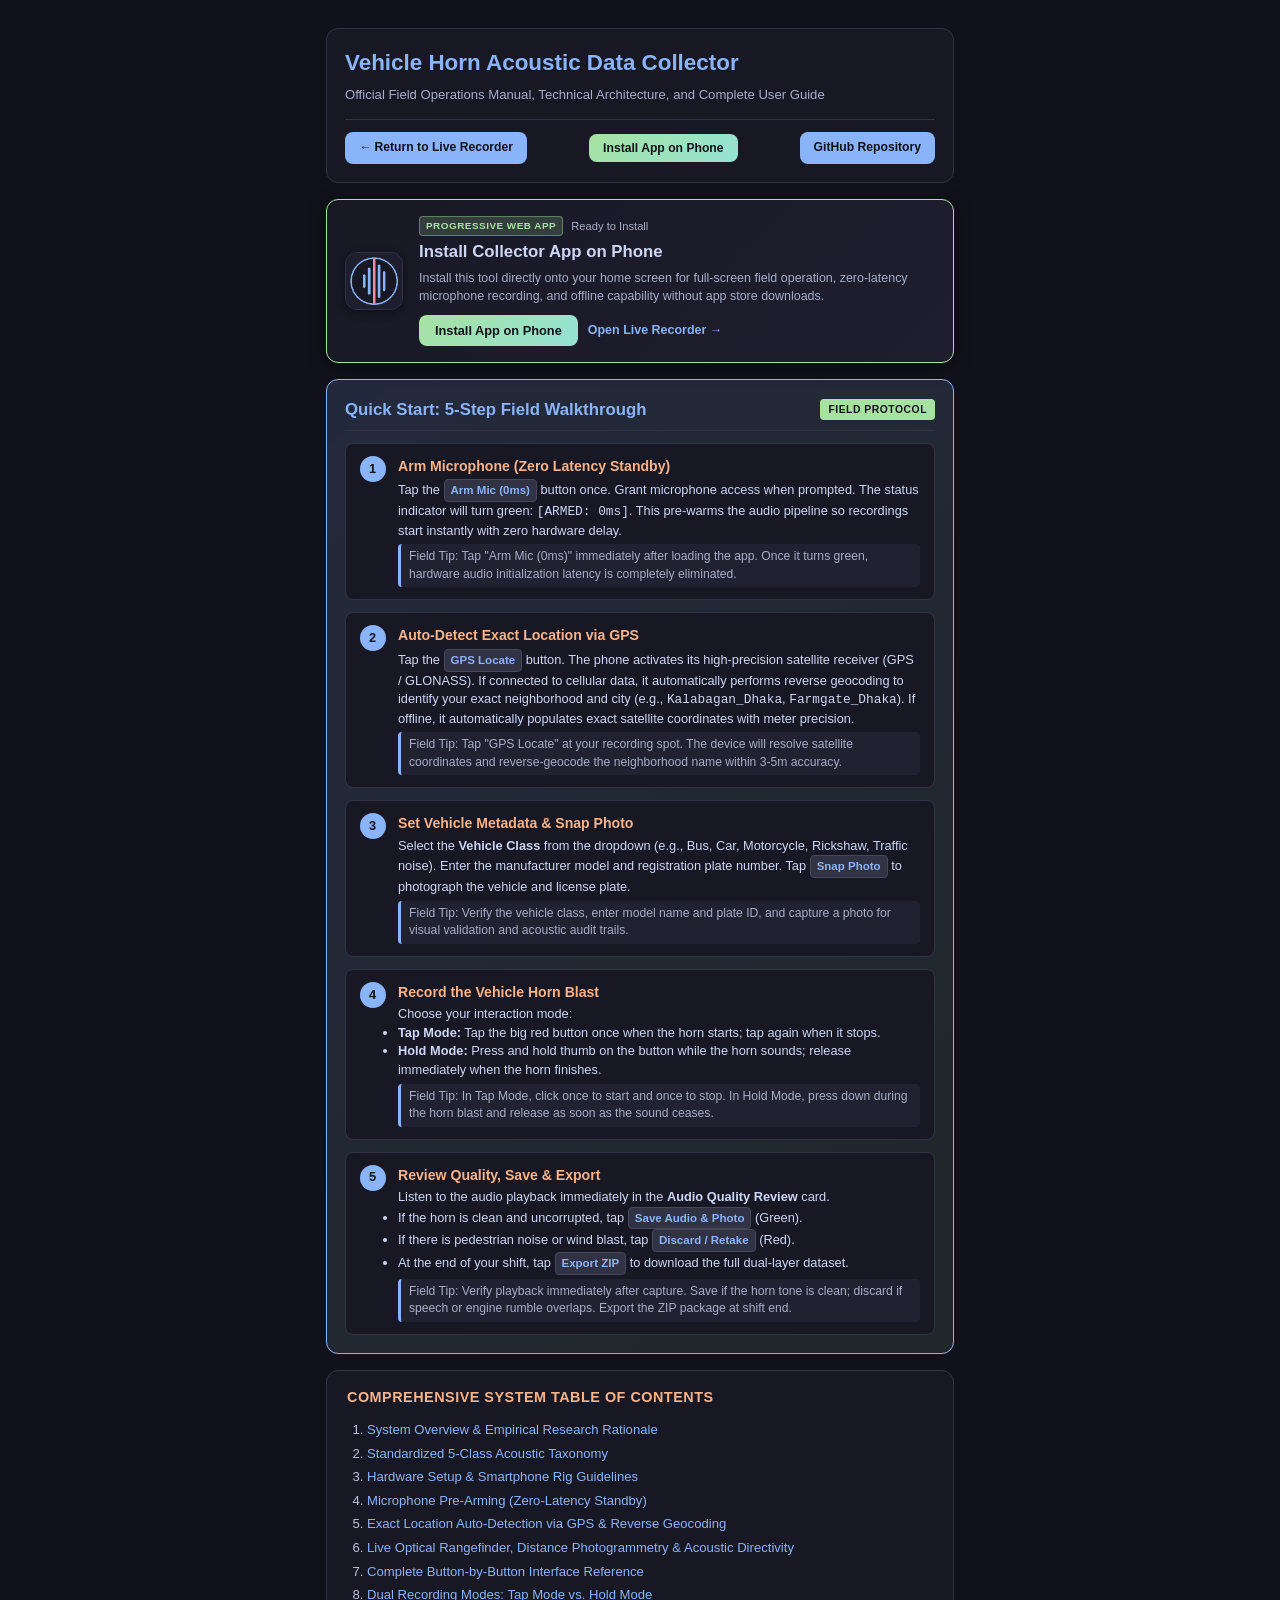
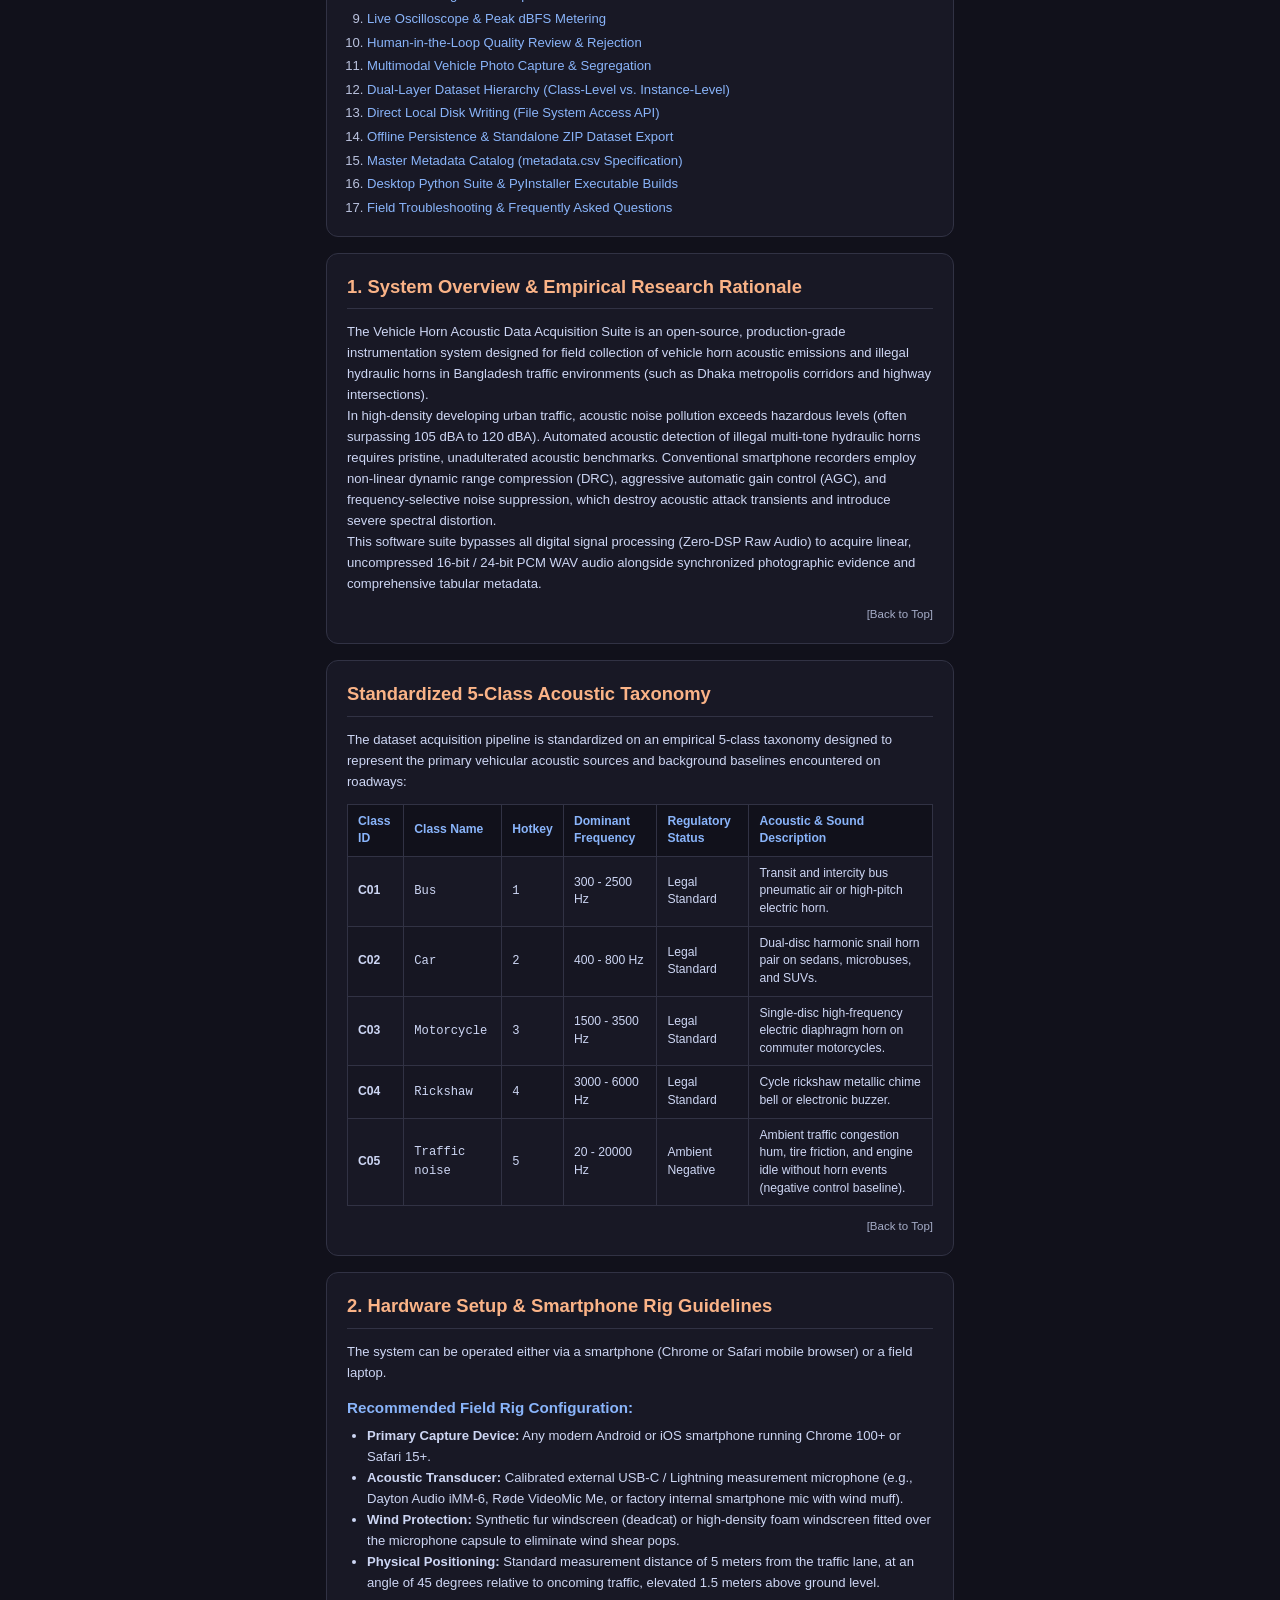
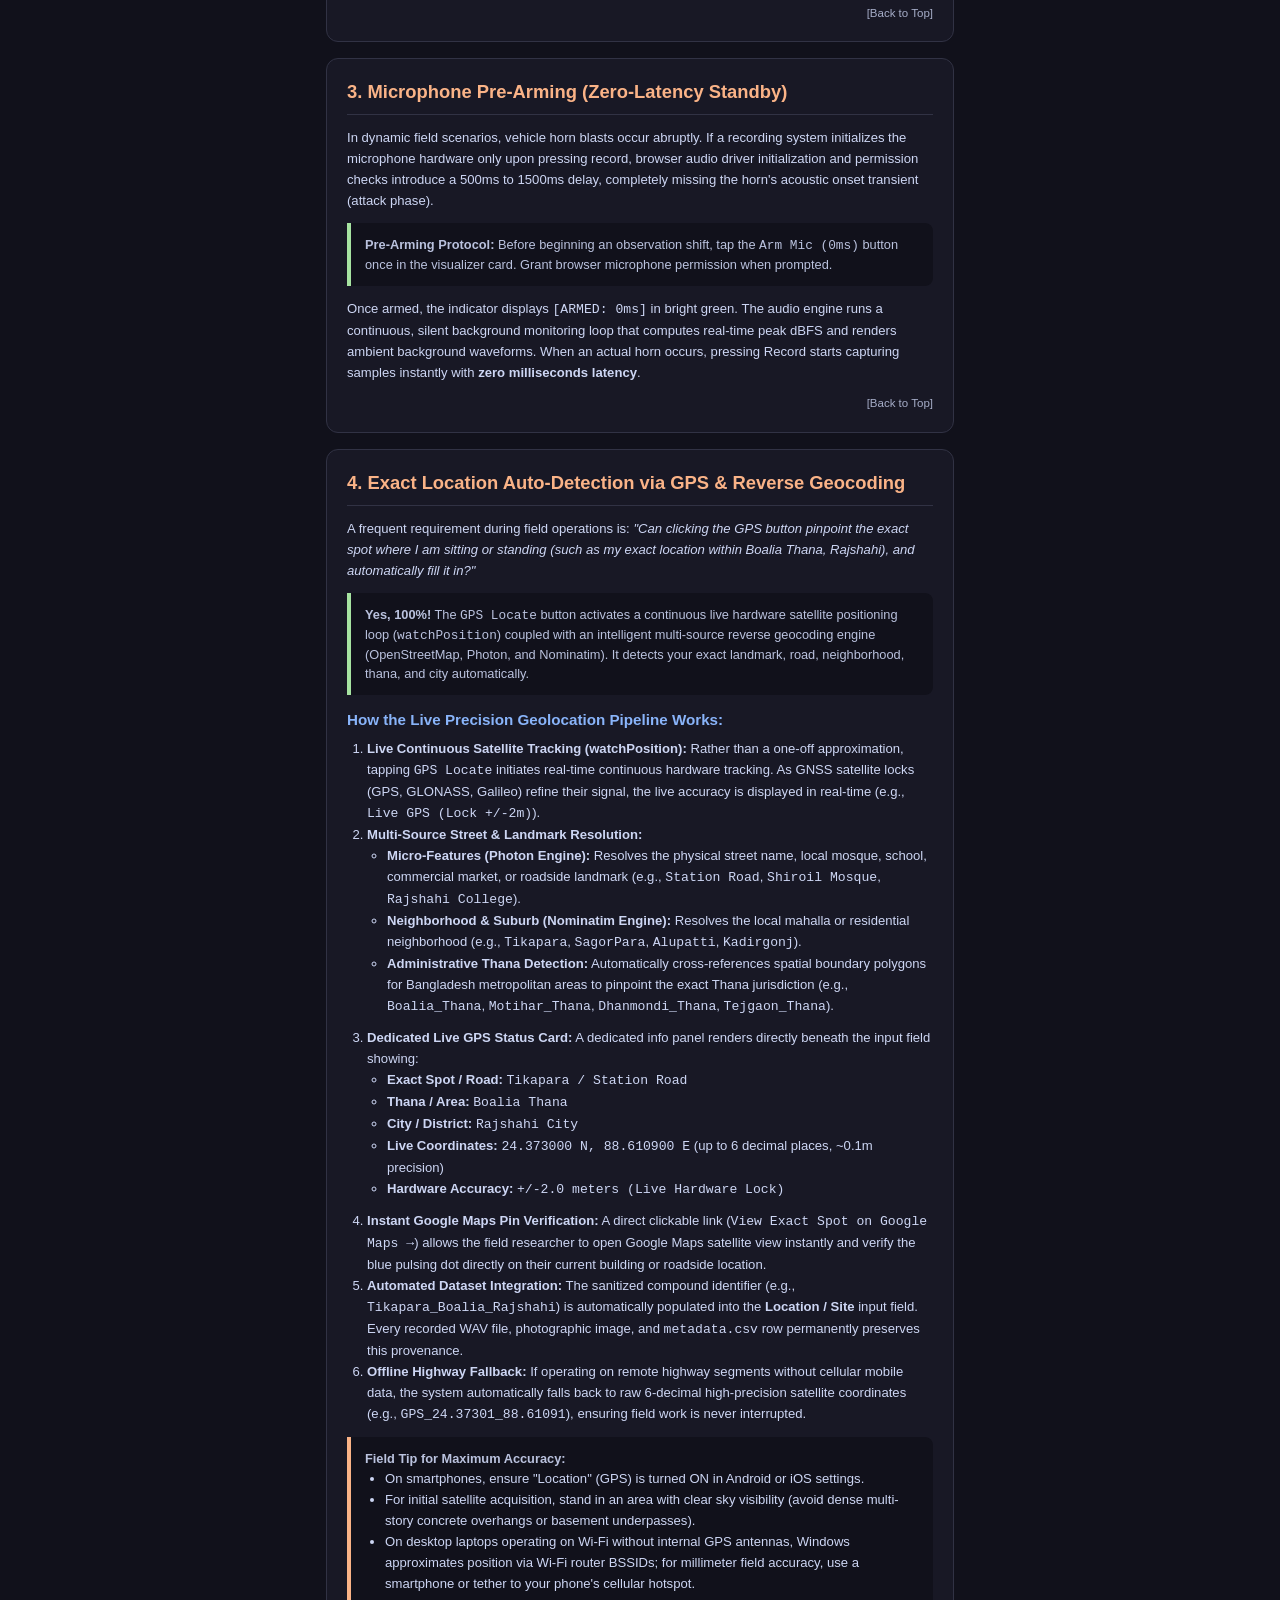
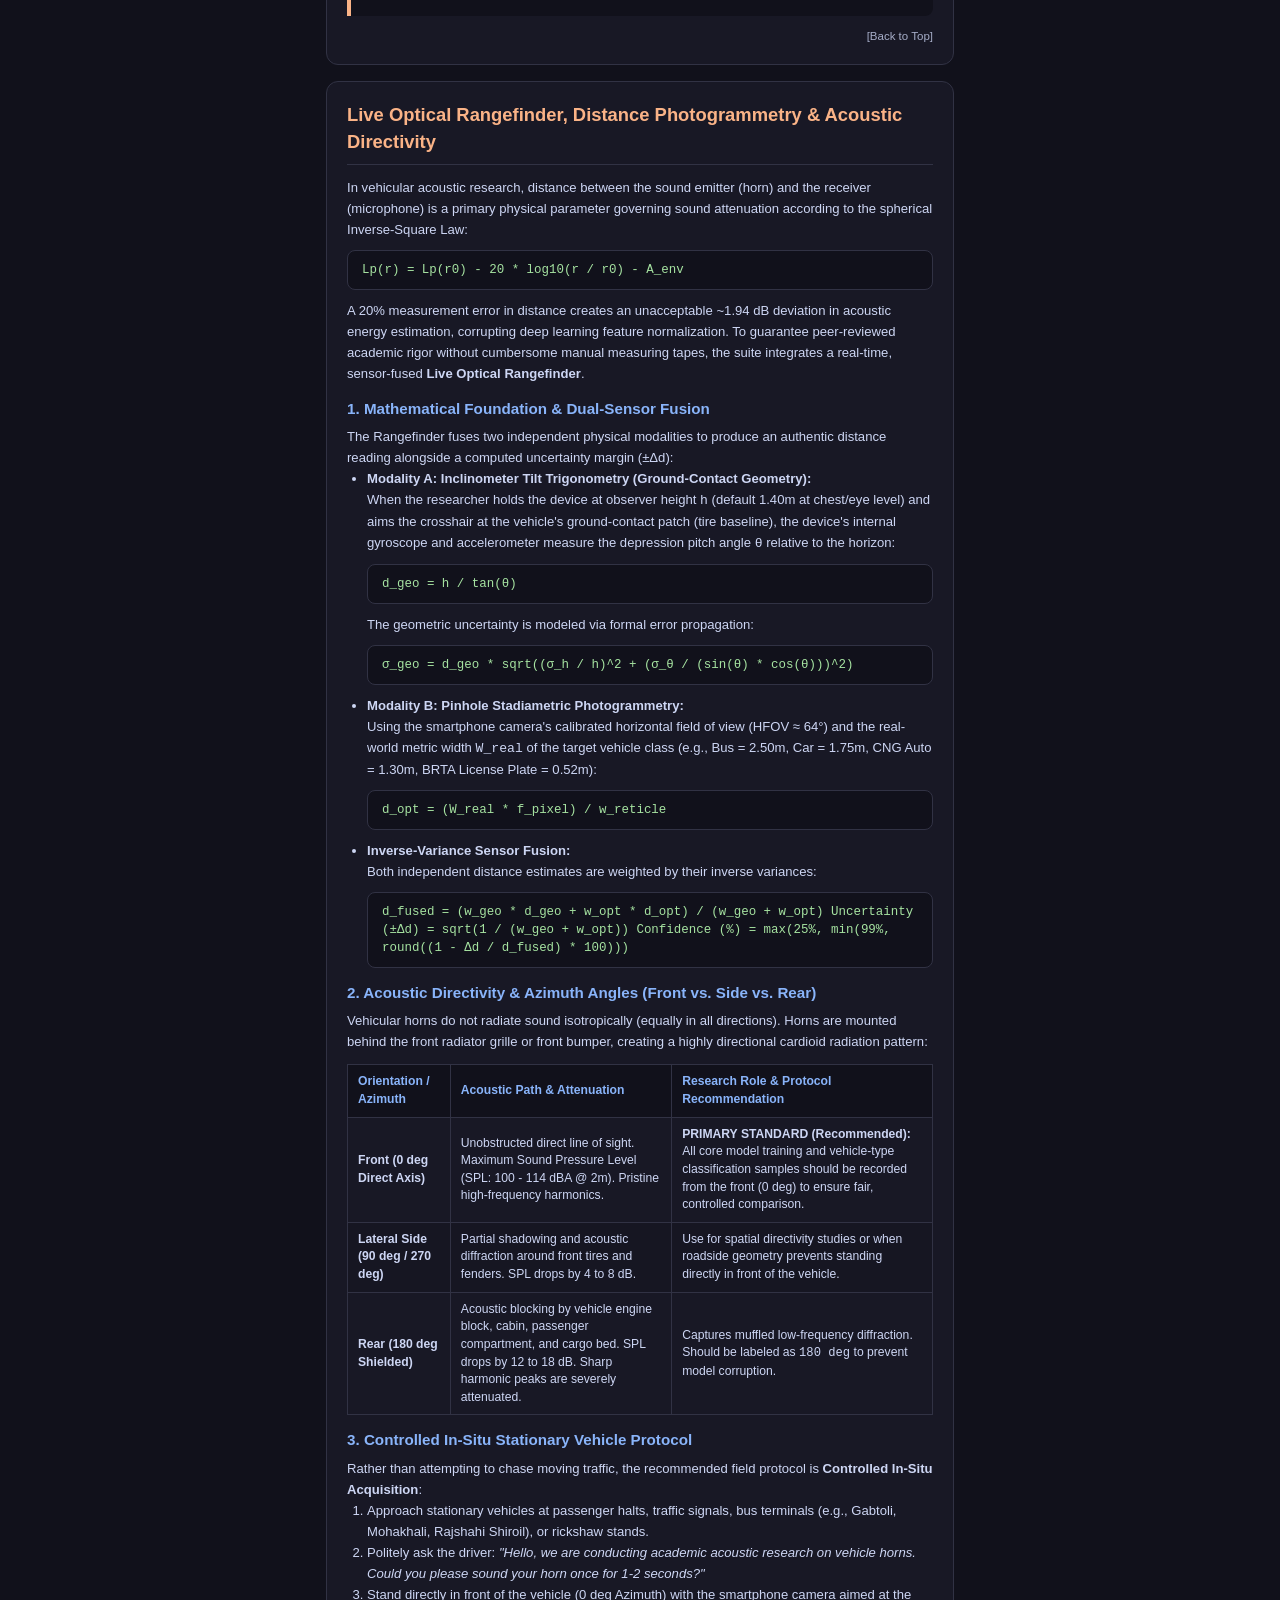
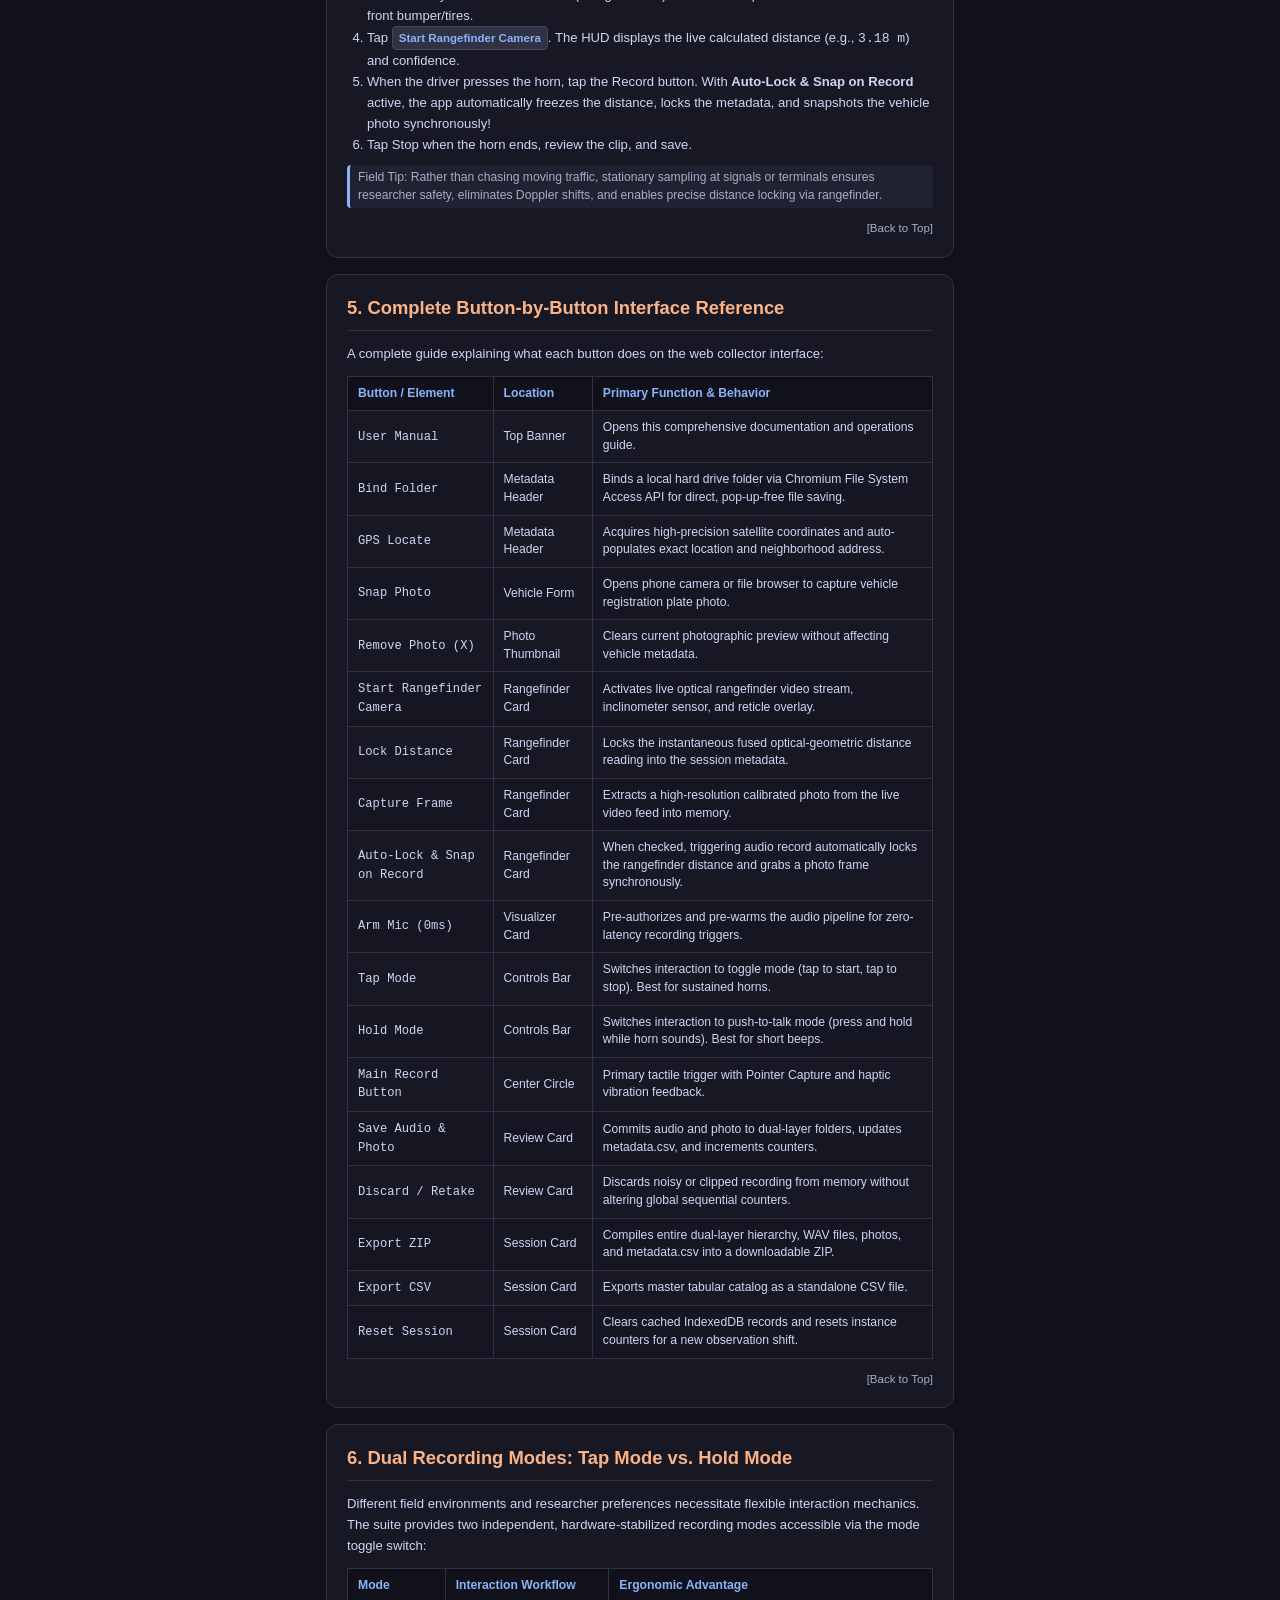
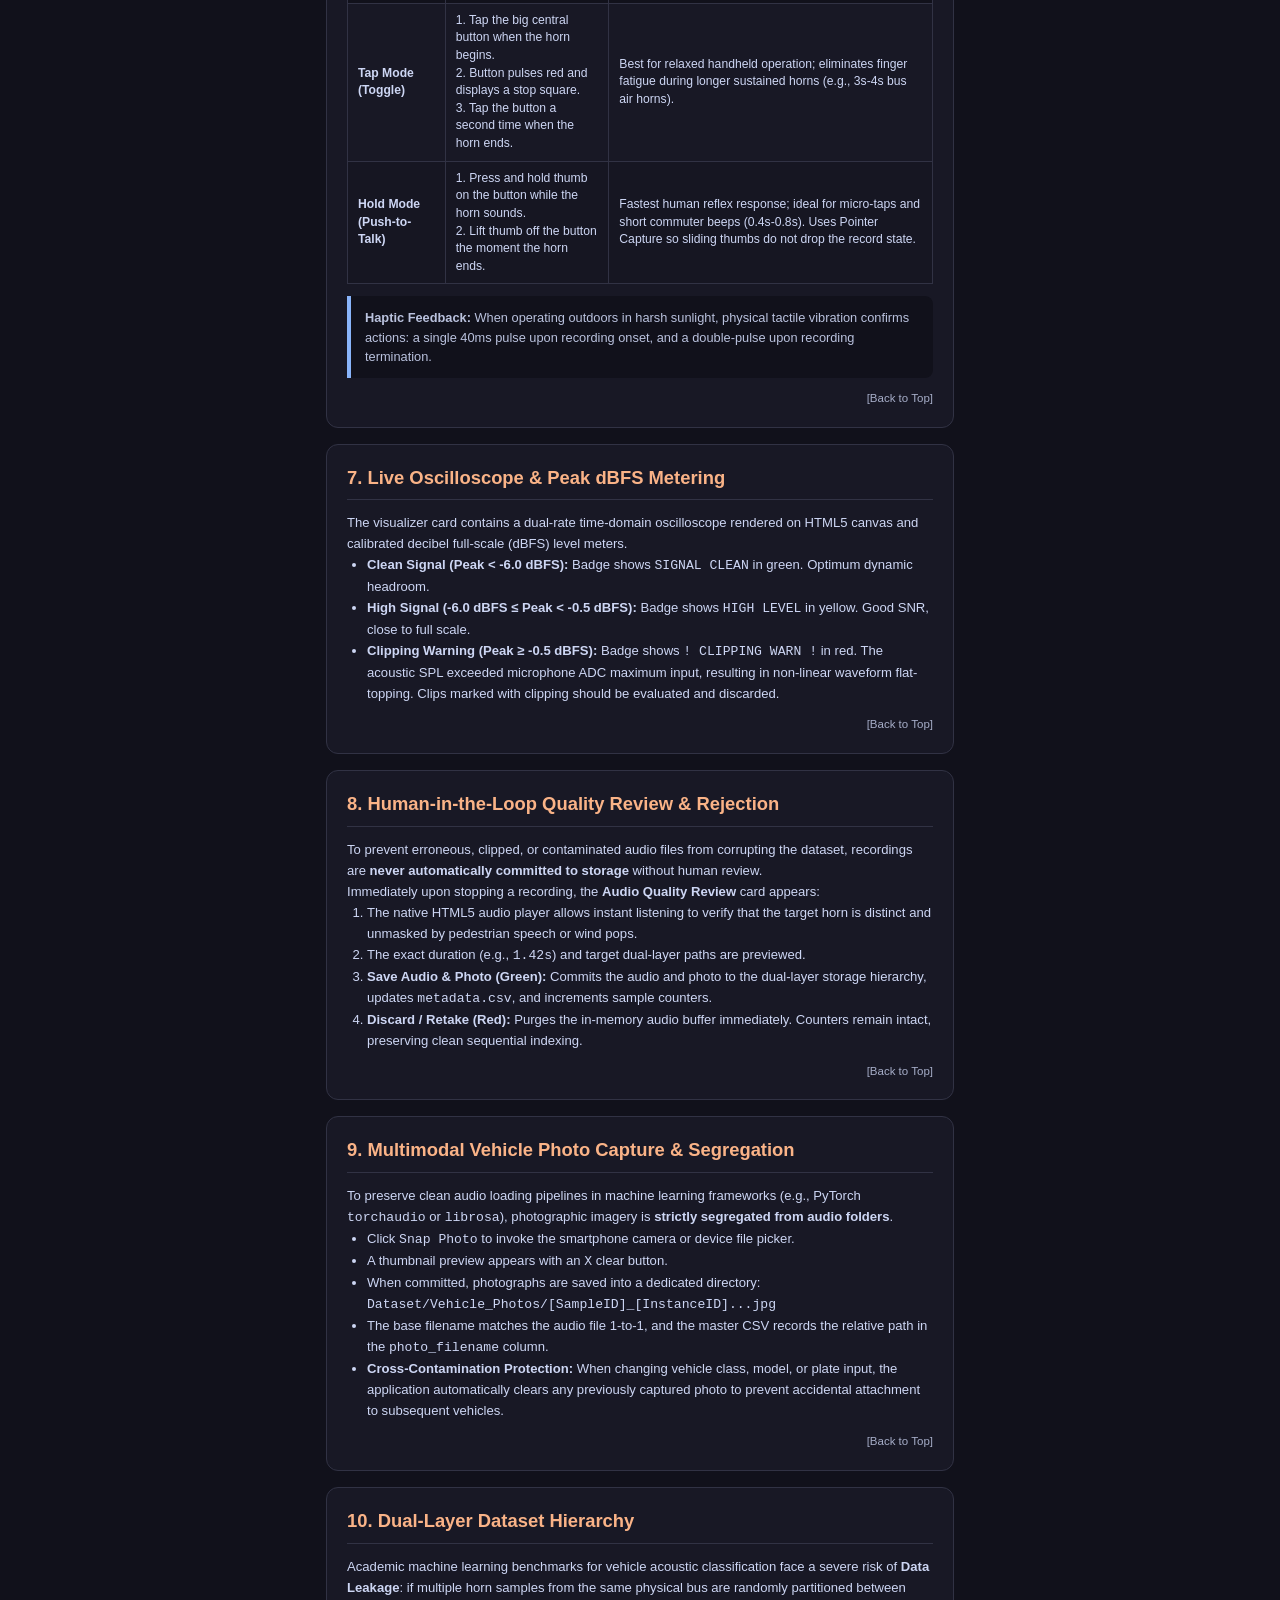
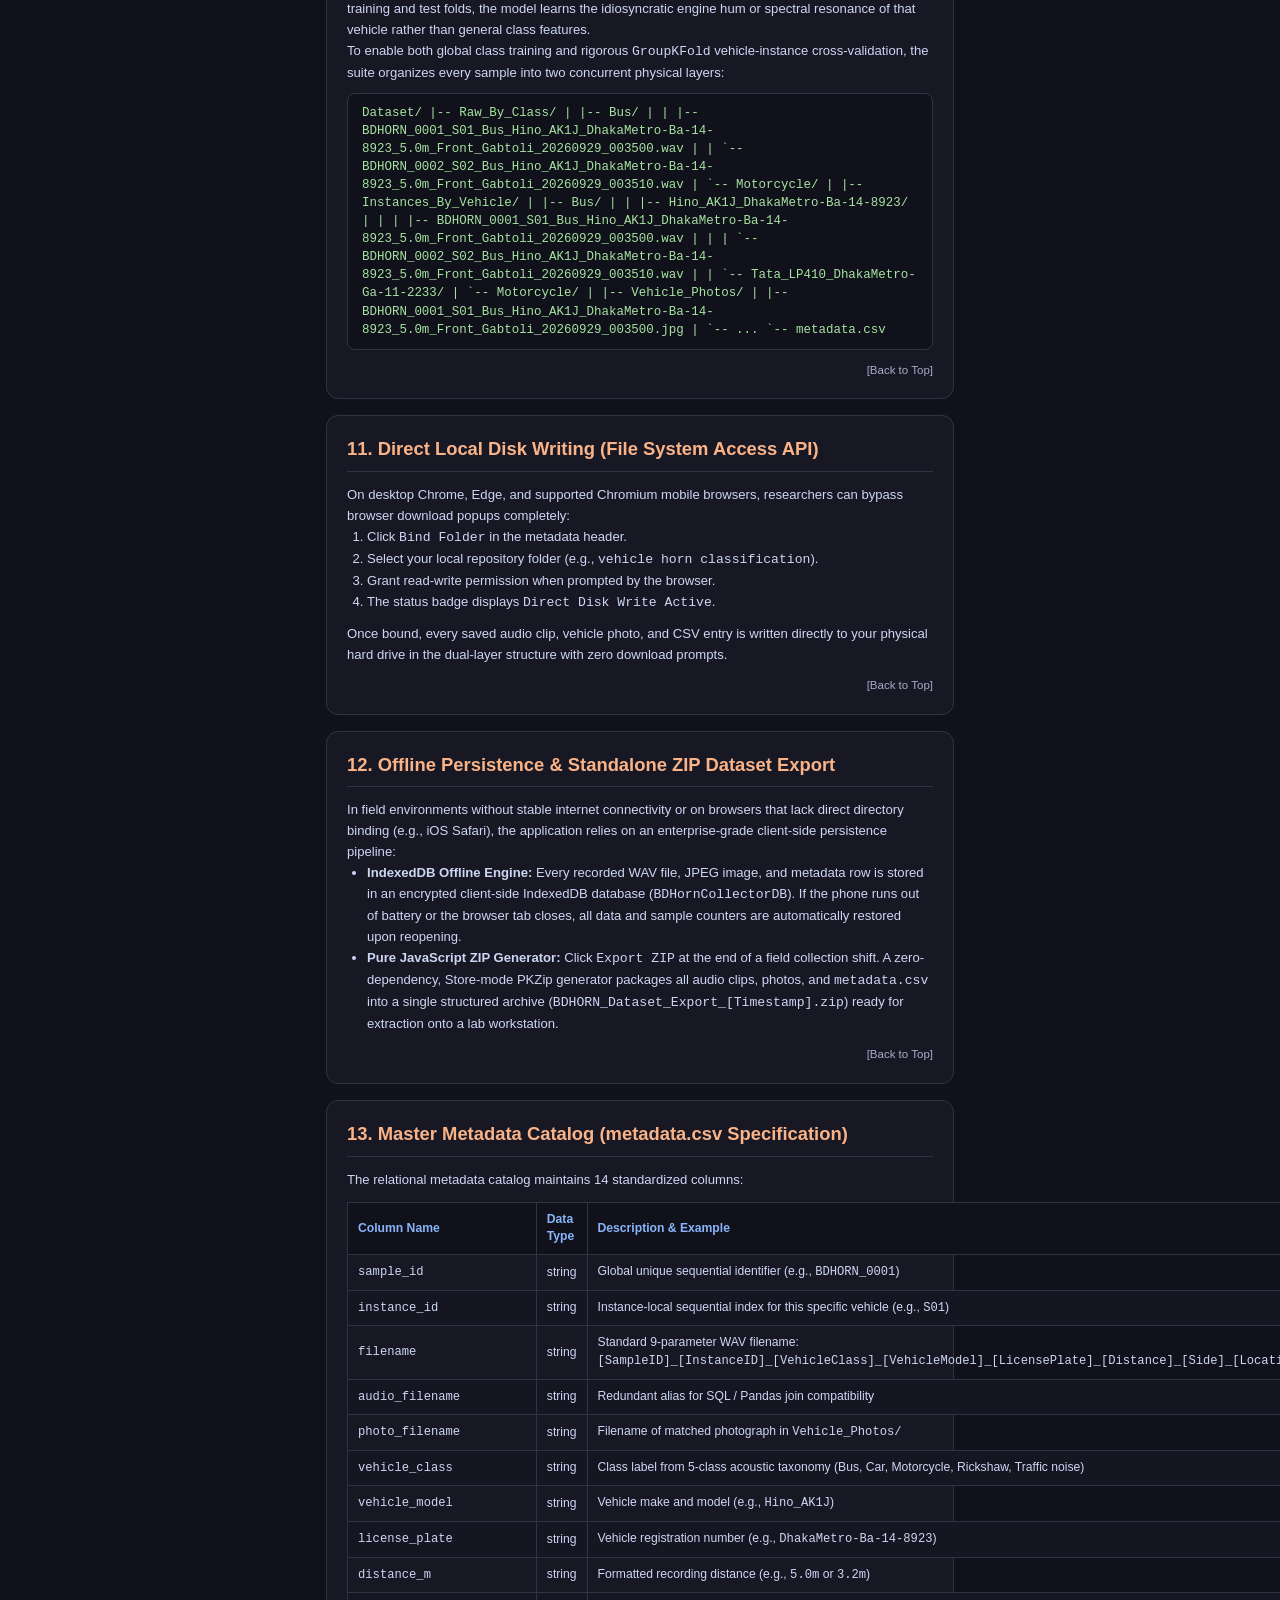
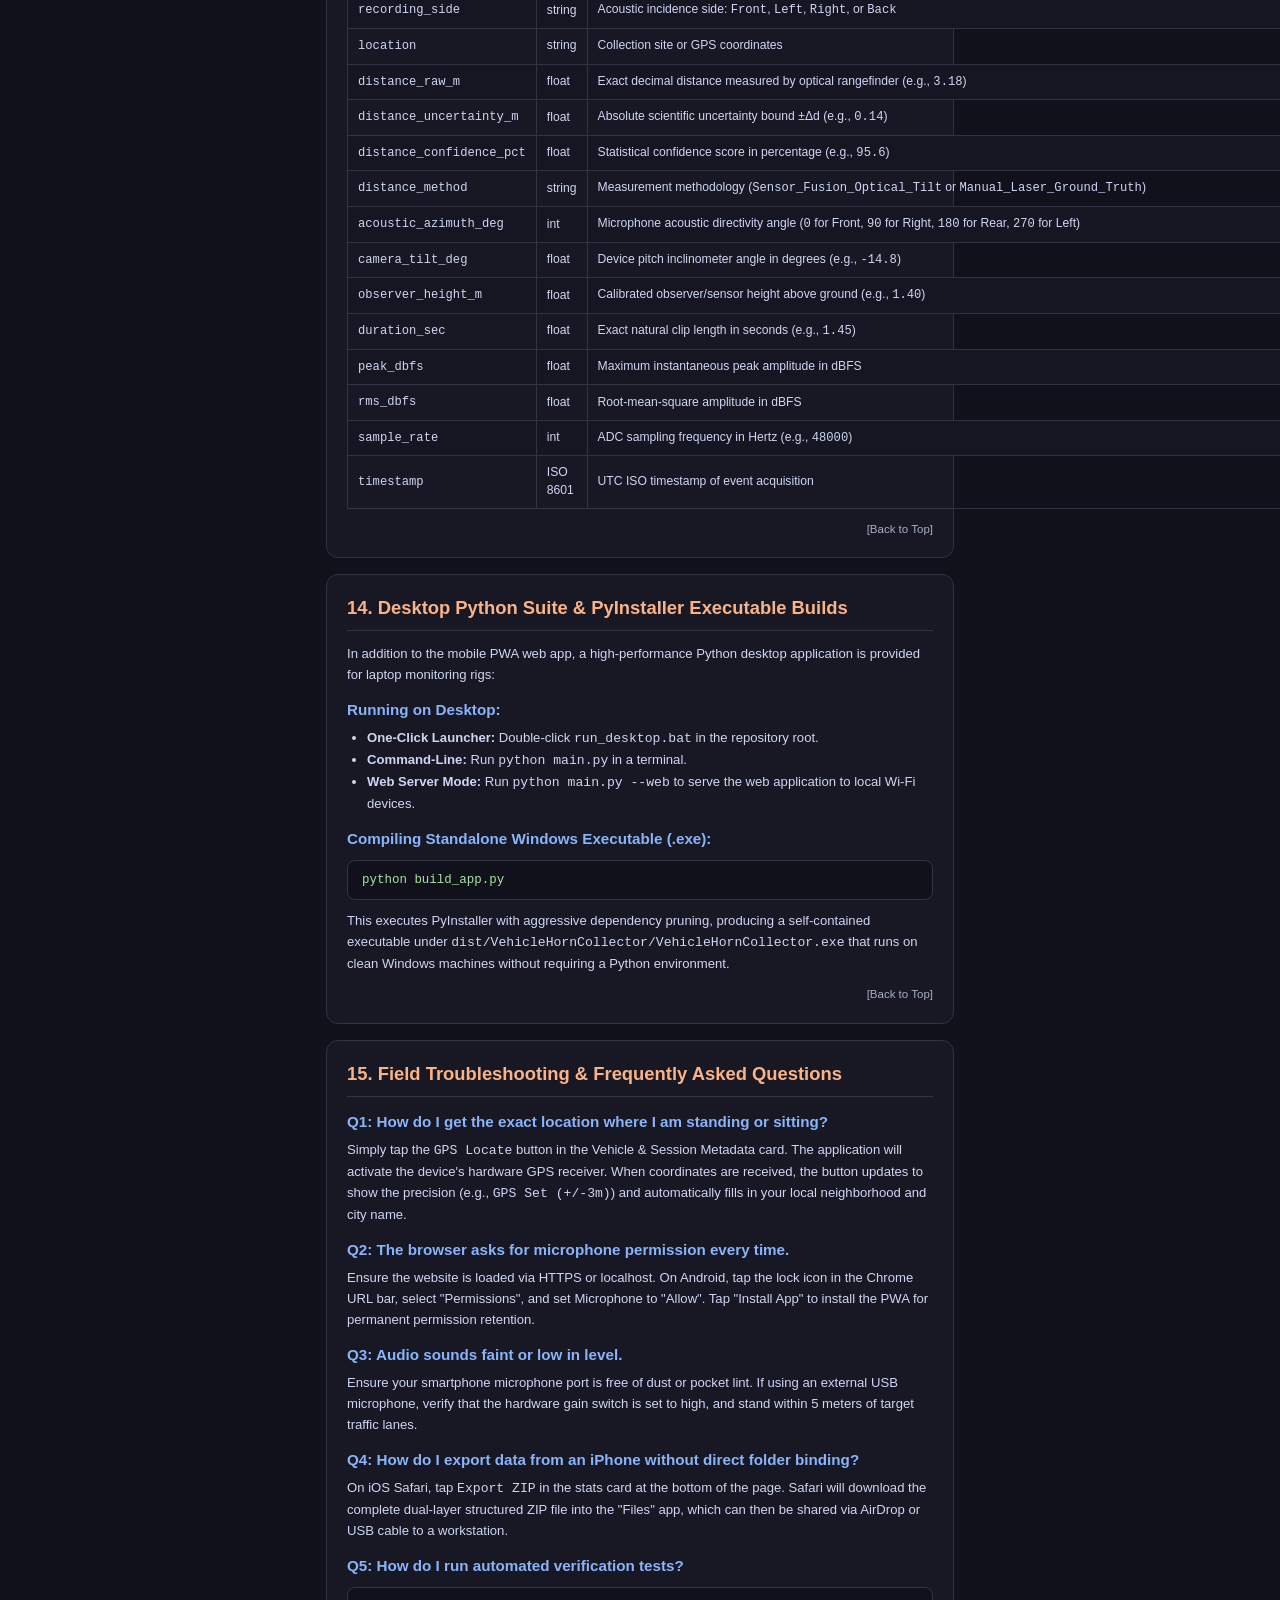
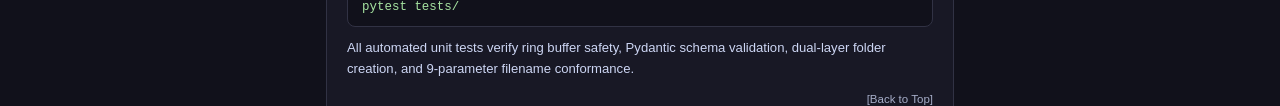
<file: docs.html>
<!DOCTYPE html>
<html lang="en">
<head>
  <meta charset="UTF-8">
  <meta name="viewport" content="width=device-width, initial-scale=1.0, maximum-scale=1.0, user-scalable=no">
  <title>User Manual & Field Operations Guide - Vehicle Horn Acoustic Suite</title>
  <link rel="stylesheet" href="style.css">
  <link rel="manifest" href="manifest.json">
  <link rel="apple-touch-icon" href="icon-192.png">
  <meta name="mobile-web-app-capable" content="yes">
  <meta name="apple-mobile-web-app-capable" content="yes">
  <meta name="apple-mobile-web-app-status-bar-style" content="black-translucent">
  <meta name="apple-mobile-web-app-title" content="HornCollector">
  <meta name="theme-color" content="#1e1e2e">
  <style>
    .docs-container {
      max-width: 860px;
      margin: 0 auto;
      padding: 16px 12px;
      display: flex;
      flex-direction: column;
      gap: 16px;
    }
    .docs-header {
      background: #181825;
      padding: 18px;
      border-radius: 12px;
      border: 1px solid #313244;
    }
    .docs-header h1 {
      font-size: 1.4rem;
      color: #89b4fa;
      font-weight: 800;
      margin-bottom: 6px;
    }
    .docs-header p {
      font-size: 0.82rem;
      color: #a6adc8;
      line-height: 1.5;
    }
    .nav-bar {
      display: flex;
      justify-content: space-between;
      align-items: center;
      margin-top: 14px;
      padding-top: 12px;
      border-top: 1px solid #313244;
      flex-wrap: wrap;
      gap: 8px;
    }
    .nav-btn-link {
      background: #89b4fa;
      color: #11111b;
      text-decoration: none;
      font-size: 0.76rem;
      font-weight: 700;
      padding: 7px 14px;
      border-radius: 8px;
      display: inline-block;
      transition: filter 0.15s;
    }
    .nav-btn-link:hover { filter: brightness(1.1); }
    .nav-btn-install {
      background: linear-gradient(135deg, #a6e3a1 0%, #94e2d5 100%);
      color: #11111b;
      border: none;
      font-size: 0.76rem;
      font-weight: 700;
      padding: 7px 14px;
      border-radius: 8px;
      cursor: pointer;
      display: inline-flex;
      align-items: center;
      gap: 6px;
      transition: transform 0.12s ease, filter 0.15s ease;
    }
    .nav-btn-install:hover { filter: brightness(1.08); transform: translateY(-1px); }
    .nav-btn-install:active { transform: scale(0.97); }
    .nav-btn-install:disabled { opacity: 0.6; cursor: default; transform: none; }
    .doc-install-card {
      background: linear-gradient(135deg, #181825 0%, #1e1e2e 100%);
      border: 1.5px solid #a6e3a1;
      border-radius: 12px;
      padding: 16px 18px;
      box-shadow: 0 4px 18px rgba(0, 0, 0, 0.35);
    }
    .doc-install-body {
      display: flex;
      align-items: center;
      gap: 16px;
    }
    .doc-install-icon {
      width: 58px;
      height: 58px;
      border-radius: 12px;
      border: 1px solid #313244;
      box-shadow: 0 2px 8px rgba(0, 0, 0, 0.4);
      flex-shrink: 0;
    }
    .doc-install-info {
      flex: 1;
      min-width: 0;
    }
    .doc-install-meta {
      display: flex;
      align-items: center;
      gap: 8px;
      margin-bottom: 4px;
    }
    .doc-install-badge {
      background: rgba(166, 227, 161, 0.18);
      color: #a6e3a1;
      border: 1px solid rgba(166, 227, 161, 0.4);
      font-size: 0.62rem;
      font-weight: 800;
      padding: 2px 6px;
      border-radius: 4px;
      letter-spacing: 0.5px;
    }
    .doc-install-status {
      font-size: 0.70rem;
      color: #a6adc8;
    }
    .doc-install-heading {
      font-size: 1.05rem;
      font-weight: 800;
      color: #cdd6f4;
      margin: 0 0 4px 0;
    }
    .doc-install-desc {
      font-size: 0.78rem;
      color: #a6adc8;
      line-height: 1.45;
      margin: 0 0 10px 0;
    }
    .doc-install-actions {
      display: flex;
      align-items: center;
      gap: 10px;
      flex-wrap: wrap;
    }
    .install-action-btn {
      background: linear-gradient(135deg, #a6e3a1 0%, #94e2d5 100%);
      color: #11111b;
      border: none;
      font-size: 0.80rem;
      font-weight: 800;
      padding: 8px 16px;
      border-radius: 8px;
      cursor: pointer;
      transition: transform 0.12s ease, filter 0.15s ease;
    }
    .install-action-btn:hover { filter: brightness(1.08); transform: translateY(-1px); }
    .install-action-btn:active { transform: scale(0.97); }
    .install-action-btn:disabled { opacity: 0.6; cursor: default; transform: none; }
    .launch-app-link {
      color: #89b4fa;
      font-size: 0.78rem;
      font-weight: 700;
      text-decoration: none;
    }
    .launch-app-link:hover { text-decoration: underline; }
    @media (max-width: 580px) {
      .doc-install-body { flex-direction: column; align-items: flex-start; gap: 12px; }
      .doc-install-actions { width: 100%; }
      .install-action-btn { width: 100%; text-align: center; }
    }
    .install-modal {
      position: fixed;
      top: 0;
      left: 0;
      right: 0;
      bottom: 0;
      z-index: 9999;
      display: flex;
      align-items: center;
      justify-content: center;
      padding: 16px;
    }
    .install-modal-backdrop {
      position: absolute;
      top: 0;
      left: 0;
      right: 0;
      bottom: 0;
      background: rgba(17, 17, 27, 0.78);
      backdrop-filter: blur(4px);
    }
    .install-modal-card {
      position: relative;
      background: #181825;
      border: 1px solid #45475a;
      border-radius: 12px;
      padding: 20px;
      max-width: 420px;
      width: 100%;
      box-shadow: 0 8px 30px rgba(0, 0, 0, 0.5);
      z-index: 1;
    }
    .install-modal-header {
      display: flex;
      justify-content: space-between;
      align-items: center;
      margin-bottom: 12px;
    }
    .install-modal-title {
      font-size: 0.95rem;
      font-weight: 800;
      color: #89b4fa;
    }
    .install-modal-close {
      background: none;
      border: none;
      color: #6c7086;
      font-size: 1.3rem;
      cursor: pointer;
      line-height: 1;
      padding: 0 4px;
    }
    .install-modal-close:hover { color: #cdd6f4; }
    .install-modal-body {
      font-size: 0.82rem;
      color: #cdd6f4;
      line-height: 1.55;
      margin-bottom: 16px;
    }
    .install-modal-body ol {
      padding-left: 20px;
      margin: 8px 0 0 0;
    }
    .install-modal-body li {
      margin-bottom: 6px;
    }
    .install-modal-footer {
      display: flex;
      justify-content: flex-end;
    }
    
    /* Quick Start Banner */
    .quick-start-box {
      background: linear-gradient(135deg, rgba(137, 180, 250, 0.15), rgba(166, 227, 161, 0.10));
      border: 1.5px solid #89b4fa;
      border-radius: 12px;
      padding: 18px;
    }
    .quick-start-header {
      display: flex;
      justify-content: space-between;
      align-items: center;
      margin-bottom: 12px;
      border-bottom: 1px solid #313244;
      padding-bottom: 8px;
    }
    .quick-start-title {
      font-size: 1.05rem;
      font-weight: 800;
      color: #89b4fa;
    }
    .quick-start-badge {
      background: #a6e3a1;
      color: #11111b;
      font-size: 0.65rem;
      font-weight: 800;
      padding: 3px 8px;
      border-radius: 4px;
      letter-spacing: 0.5px;
      text-transform: uppercase;
    }
    .quick-steps-grid {
      display: flex;
      flex-direction: column;
      gap: 12px;
    }
    .quick-step-card {
      background: #181825;
      border: 1px solid #313244;
      border-radius: 8px;
      padding: 12px 14px;
      display: flex;
      gap: 12px;
      align-items: flex-start;
    }
    .step-badge {
      background: #89b4fa;
      color: #11111b;
      font-weight: 800;
      font-size: 0.8rem;
      min-width: 26px;
      height: 26px;
      border-radius: 50%;
      display: flex;
      align-items: center;
      justify-content: center;
      flex-shrink: 0;
    }
    .step-body {
      flex: 1;
    }
    .step-title {
      font-size: 0.88rem;
      font-weight: 700;
      color: #fab387;
      margin-bottom: 3px;
    }
    .step-desc {
      font-size: 0.8rem;
      color: #cdd6f4;
      line-height: 1.45;
    }
    .field-tip,
    .bilingual-hint {
      font-size: 0.76rem;
      color: #a6adc8;
      margin-top: 4px;
      font-style: normal;
      background: rgba(49, 50, 68, 0.4);
      padding: 4px 8px;
      border-radius: 4px;
      border-left: 3px solid #89b4fa;
    }

    .toc-card {
      background: #181825;
      padding: 16px 20px;
      border-radius: 12px;
      border: 1px solid #313244;
    }
    .toc-title {
      font-size: 0.9rem;
      font-weight: 700;
      color: #fab387;
      margin-bottom: 10px;
      text-transform: uppercase;
      letter-spacing: 0.5px;
    }
    .toc-list {
      list-style-type: decimal;
      padding-left: 20px;
      font-size: 0.82rem;
      color: #bac2de;
      line-height: 1.8;
    }
    .toc-list a {
      color: #89b4fa;
      text-decoration: none;
    }
    .toc-list a:hover { text-decoration: underline; }
    .doc-section {
      background: #181825;
      padding: 20px;
      border-radius: 12px;
      border: 1px solid #313244;
    }
    .doc-section h2 {
      font-size: 1.15rem;
      color: #fab387;
      margin-bottom: 12px;
      border-bottom: 1px solid #313244;
      padding-bottom: 8px;
    }
    .doc-section h3 {
      font-size: 0.95rem;
      color: #89b4fa;
      margin: 14px 0 6px 0;
    }
    .doc-section p, .doc-section li {
      font-size: 0.82rem;
      color: #cdd6f4;
      line-height: 1.6;
    }
    .doc-section ul, .doc-section ol {
      padding-left: 20px;
      margin-bottom: 10px;
    }
    .doc-callout {
      background: #11111b;
      border-left: 4px solid #89b4fa;
      padding: 12px 14px;
      border-radius: 0 8px 8px 0;
      margin: 12px 0;
      font-size: 0.8rem;
      color: #bac2de;
      line-height: 1.5;
    }
    .doc-callout.warning { border-left-color: #fab387; }
    .doc-callout.success { border-left-color: #a6e3a1; }
    .code-block {
      background: #11111b;
      border: 1px solid #313244;
      border-radius: 8px;
      padding: 10px 14px;
      font-family: Consolas, Monaco, "Courier New", monospace;
      font-size: 0.78rem;
      color: #a6e3a1;
      overflow-x: auto;
      margin: 10px 0;
      line-height: 1.45;
    }
    .data-table {
      width: 100%;
      border-collapse: collapse;
      margin: 12px 0;
      font-size: 0.76rem;
    }
    .data-table th, .data-table td {
      border: 1px solid #313244;
      padding: 8px 10px;
      text-align: left;
    }
    .data-table th {
      background: #11111b;
      color: #89b4fa;
      font-weight: 700;
    }
    .data-table tr:nth-child(even) { background: #161622; }
    .btn-tag {
      background: #313244;
      color: #89b4fa;
      border: 1px solid #45475a;
      padding: 2px 6px;
      border-radius: 4px;
      font-weight: 700;
      font-size: 0.72rem;
      display: inline-block;
      white-space: nowrap;
    }
    .back-to-top {
      text-align: right;
      font-size: 0.72rem;
      margin-top: 12px;
    }
    .back-to-top a {
      color: #a6adc8;
      text-decoration: none;
    }
    .back-to-top a:hover { color: #89b4fa; }
  </style>
</head>
<body>
  <div class="docs-container">
    <header class="docs-header">
      <h1>Vehicle Horn Acoustic Data Collector</h1>
      <p>Official Field Operations Manual, Technical Architecture, and Complete User Guide</p>
      <div class="nav-bar">
        <a href="index.html" class="nav-btn-link">&larr; Return to Live Recorder</a>
        <button type="button" id="docInstallBtn" class="nav-btn-install" title="Install Vehicle Horn Collector as standalone app on phone">Install App on Phone</button>
        <a href="https://github.com/tamimystic/vehicle-horn-classification" target="_blank" rel="noopener" class="nav-btn-link">GitHub Repository</a>
      </div>
    </header>

    <!-- PWA Installation Hub -->
    <section class="doc-install-card" id="docInstallCard">
      <div class="doc-install-body">
        <img src="icon-192.png" alt="App Icon" class="doc-install-icon">
        <div class="doc-install-info">
          <div class="doc-install-meta">
            <span class="doc-install-badge">PROGRESSIVE WEB APP</span>
            <span class="doc-install-status" id="installStatusLabel">Ready to Install</span>
          </div>
          <h2 class="doc-install-heading">Install Collector App on Phone</h2>
          <p class="doc-install-desc">Install this tool directly onto your home screen for full-screen field operation, zero-latency microphone recording, and offline capability without app store downloads.</p>
          <div class="doc-install-actions">
            <button type="button" id="cardInstallBtn" class="install-action-btn">Install App on Phone</button>
            <a href="index.html" class="launch-app-link">Open Live Recorder &rarr;</a>
          </div>
        </div>
      </div>
    </section>

    <!-- Quick Start Card -->
    <section class="quick-start-box">
      <div class="quick-start-header">
        <span class="quick-start-title">Quick Start: 5-Step Field Walkthrough</span>
        <span class="quick-start-badge">FIELD PROTOCOL</span>
      </div>
      <div class="quick-steps-grid">
        <div class="quick-step-card">
          <div class="step-badge">1</div>
          <div class="step-body">
            <div class="step-title">Arm Microphone (Zero Latency Standby)</div>
            <div class="step-desc">
              Tap the <span class="btn-tag">Arm Mic (0ms)</span> button once. Grant microphone access when prompted. The status indicator will turn green: <code>[ARMED: 0ms]</code>. This pre-warms the audio pipeline so recordings start instantly with zero hardware delay.
            </div>
            <div class="field-tip">
              Field Tip: Tap "Arm Mic (0ms)" immediately after loading the app. Once it turns green, hardware audio initialization latency is completely eliminated.
            </div>
          </div>
        </div>

        <div class="quick-step-card">
          <div class="step-badge">2</div>
          <div class="step-body">
            <div class="step-title">Auto-Detect Exact Location via GPS</div>
            <div class="step-desc">
              Tap the <span class="btn-tag">GPS Locate</span> button. The phone activates its high-precision satellite receiver (GPS / GLONASS). If connected to cellular data, it automatically performs reverse geocoding to identify your exact neighborhood and city (e.g., <code>Kalabagan_Dhaka</code>, <code>Farmgate_Dhaka</code>). If offline, it automatically populates exact satellite coordinates with meter precision.
            </div>
            <div class="field-tip">
              Field Tip: Tap "GPS Locate" at your recording spot. The device will resolve satellite coordinates and reverse-geocode the neighborhood name within 3-5m accuracy.
            </div>
          </div>
        </div>

        <div class="quick-step-card">
          <div class="step-badge">3</div>
          <div class="step-body">
            <div class="step-title">Set Vehicle Metadata & Snap Photo</div>
            <div class="step-desc">
              Select the <strong>Vehicle Class</strong> from the dropdown (e.g., Bus, Car, Motorcycle, Rickshaw, Traffic noise). Enter the manufacturer model and registration plate number. Tap <span class="btn-tag">Snap Photo</span> to photograph the vehicle and license plate.
            </div>
            <div class="field-tip">
              Field Tip: Verify the vehicle class, enter model name and plate ID, and capture a photo for visual validation and acoustic audit trails.
            </div>
          </div>
        </div>

        <div class="quick-step-card">
          <div class="step-badge">4</div>
          <div class="step-body">
            <div class="step-title">Record the Vehicle Horn Blast</div>
            <div class="step-desc">
              Choose your interaction mode:
              <ul>
                <li><strong>Tap Mode:</strong> Tap the big red button once when the horn starts; tap again when it stops.</li>
                <li><strong>Hold Mode:</strong> Press and hold thumb on the button while the horn sounds; release immediately when the horn finishes.</li>
              </ul>
            </div>
            <div class="field-tip">
              Field Tip: In Tap Mode, click once to start and once to stop. In Hold Mode, press down during the horn blast and release as soon as the sound ceases.
            </div>
          </div>
        </div>

        <div class="quick-step-card">
          <div class="step-badge">5</div>
          <div class="step-body">
            <div class="step-title">Review Quality, Save & Export</div>
            <div class="step-desc">
              Listen to the audio playback immediately in the <strong>Audio Quality Review</strong> card.
              <ul>
                <li>If the horn is clean and uncorrupted, tap <span class="btn-tag">Save Audio & Photo</span> (Green).</li>
                <li>If there is pedestrian noise or wind blast, tap <span class="btn-tag">Discard / Retake</span> (Red).</li>
                <li>At the end of your shift, tap <span class="btn-tag">Export ZIP</span> to download the full dual-layer dataset.</li>
              </ul>
            </div>
            <div class="field-tip">
              Field Tip: Verify playback immediately after capture. Save if the horn tone is clean; discard if speech or engine rumble overlaps. Export the ZIP package at shift end.
            </div>
          </div>
        </div>
      </div>
    </section>

    <!-- Table of Contents -->
    <section class="toc-card">
      <div class="toc-title">Comprehensive System Table of Contents</div>
      <ol class="toc-list">
        <li><a href="#section-1">System Overview & Empirical Research Rationale</a></li>
        <li><a href="#section-taxonomy">Standardized 5-Class Acoustic Taxonomy</a></li>
        <li><a href="#section-2">Hardware Setup & Smartphone Rig Guidelines</a></li>
        <li><a href="#section-3">Microphone Pre-Arming (Zero-Latency Standby)</a></li>
        <li><a href="#section-4">Exact Location Auto-Detection via GPS & Reverse Geocoding</a></li>
        <li><a href="#section-rangefinder">Live Optical Rangefinder, Distance Photogrammetry & Acoustic Directivity</a></li>
        <li><a href="#section-5">Complete Button-by-Button Interface Reference</a></li>
        <li><a href="#section-6">Dual Recording Modes: Tap Mode vs. Hold Mode</a></li>
        <li><a href="#section-7">Live Oscilloscope & Peak dBFS Metering</a></li>
        <li><a href="#section-8">Human-in-the-Loop Quality Review & Rejection</a></li>
        <li><a href="#section-9">Multimodal Vehicle Photo Capture & Segregation</a></li>
        <li><a href="#section-10">Dual-Layer Dataset Hierarchy (Class-Level vs. Instance-Level)</a></li>
        <li><a href="#section-11">Direct Local Disk Writing (File System Access API)</a></li>
        <li><a href="#section-12">Offline Persistence & Standalone ZIP Dataset Export</a></li>
        <li><a href="#section-13">Master Metadata Catalog (metadata.csv Specification)</a></li>
        <li><a href="#section-14">Desktop Python Suite & PyInstaller Executable Builds</a></li>
        <li><a href="#section-15">Field Troubleshooting & Frequently Asked Questions</a></li>
      </ol>
    </section>

    <!-- Section 1 -->
    <article id="section-1" class="doc-section">
      <h2>1. System Overview & Empirical Research Rationale</h2>
      <p>
        The Vehicle Horn Acoustic Data Acquisition Suite is an open-source, production-grade instrumentation system designed for field collection of vehicle horn acoustic emissions and illegal hydraulic horns in Bangladesh traffic environments (such as Dhaka metropolis corridors and highway intersections).
      </p>
      <p>
        In high-density developing urban traffic, acoustic noise pollution exceeds hazardous levels (often surpassing 105 dBA to 120 dBA). Automated acoustic detection of illegal multi-tone hydraulic horns requires pristine, unadulterated acoustic benchmarks. Conventional smartphone recorders employ non-linear dynamic range compression (DRC), aggressive automatic gain control (AGC), and frequency-selective noise suppression, which destroy acoustic attack transients and introduce severe spectral distortion.
      </p>
      <p>
        This software suite bypasses all digital signal processing (Zero-DSP Raw Audio) to acquire linear, uncompressed 16-bit / 24-bit PCM WAV audio alongside synchronized photographic evidence and comprehensive tabular metadata.
      </p>
      <div class="back-to-top"><a href="#">[Back to Top]</a></div>
    </article>

    <!-- Section Taxonomy -->
    <article id="section-taxonomy" class="doc-section">
      <h2>Standardized 5-Class Acoustic Taxonomy</h2>
      <p>
        The dataset acquisition pipeline is standardized on an empirical 5-class taxonomy designed to represent the primary vehicular acoustic sources and background baselines encountered on roadways:
      </p>
      <table class="data-table">
        <thead>
          <tr>
            <th>Class ID</th>
            <th>Class Name</th>
            <th>Hotkey</th>
            <th>Dominant Frequency</th>
            <th>Regulatory Status</th>
            <th>Acoustic & Sound Description</th>
          </tr>
        </thead>
        <tbody>
          <tr>
            <td><strong>C01</strong></td>
            <td><code>Bus</code></td>
            <td><code>1</code></td>
            <td>300 - 2500 Hz</td>
            <td>Legal Standard</td>
            <td>Transit and intercity bus pneumatic air or high-pitch electric horn.</td>
          </tr>
          <tr>
            <td><strong>C02</strong></td>
            <td><code>Car</code></td>
            <td><code>2</code></td>
            <td>400 - 800 Hz</td>
            <td>Legal Standard</td>
            <td>Dual-disc harmonic snail horn pair on sedans, microbuses, and SUVs.</td>
          </tr>
          <tr>
            <td><strong>C03</strong></td>
            <td><code>Motorcycle</code></td>
            <td><code>3</code></td>
            <td>1500 - 3500 Hz</td>
            <td>Legal Standard</td>
            <td>Single-disc high-frequency electric diaphragm horn on commuter motorcycles.</td>
          </tr>
          <tr>
            <td><strong>C04</strong></td>
            <td><code>Rickshaw</code></td>
            <td><code>4</code></td>
            <td>3000 - 6000 Hz</td>
            <td>Legal Standard</td>
            <td>Cycle rickshaw metallic chime bell or electronic buzzer.</td>
          </tr>
          <tr>
            <td><strong>C05</strong></td>
            <td><code>Traffic noise</code></td>
            <td><code>5</code></td>
            <td>20 - 20000 Hz</td>
            <td>Ambient Negative</td>
            <td>Ambient traffic congestion hum, tire friction, and engine idle without horn events (negative control baseline).</td>
          </tr>
        </tbody>
      </table>
      <div class="back-to-top"><a href="#">[Back to Top]</a></div>
    </article>

    <!-- Section 2 -->
    <article id="section-2" class="doc-section">
      <h2>2. Hardware Setup & Smartphone Rig Guidelines</h2>
      <p>
        The system can be operated either via a smartphone (Chrome or Safari mobile browser) or a field laptop.
      </p>
      <h3>Recommended Field Rig Configuration:</h3>
      <ul>
        <li><strong>Primary Capture Device:</strong> Any modern Android or iOS smartphone running Chrome 100+ or Safari 15+.</li>
        <li><strong>Acoustic Transducer:</strong> Calibrated external USB-C / Lightning measurement microphone (e.g., Dayton Audio iMM-6, R&oslash;de VideoMic Me, or factory internal smartphone mic with wind muff).</li>
        <li><strong>Wind Protection:</strong> Synthetic fur windscreen (deadcat) or high-density foam windscreen fitted over the microphone capsule to eliminate wind shear pops.</li>
        <li><strong>Physical Positioning:</strong> Standard measurement distance of 5 meters from the traffic lane, at an angle of 45 degrees relative to oncoming traffic, elevated 1.5 meters above ground level.</li>
      </ul>
      <div class="back-to-top"><a href="#">[Back to Top]</a></div>
    </article>

    <!-- Section 3 -->
    <article id="section-3" class="doc-section">
      <h2>3. Microphone Pre-Arming (Zero-Latency Standby)</h2>
      <p>
        In dynamic field scenarios, vehicle horn blasts occur abruptly. If a recording system initializes the microphone hardware only upon pressing record, browser audio driver initialization and permission checks introduce a 500ms to 1500ms delay, completely missing the horn's acoustic onset transient (attack phase).
      </p>
      <div class="doc-callout success">
        <strong>Pre-Arming Protocol:</strong> Before beginning an observation shift, tap the <code>Arm Mic (0ms)</code> button once in the visualizer card. Grant browser microphone permission when prompted.
      </div>
      <p>
        Once armed, the indicator displays <code>[ARMED: 0ms]</code> in bright green. The audio engine runs a continuous, silent background monitoring loop that computes real-time peak dBFS and renders ambient background waveforms. When an actual horn occurs, pressing Record starts capturing samples instantly with <strong>zero milliseconds latency</strong>.
      </p>
      <div class="back-to-top"><a href="#">[Back to Top]</a></div>
    </article>

    <!-- Section 4 -->
    <article id="section-4" class="doc-section">
      <h2>4. Exact Location Auto-Detection via GPS & Reverse Geocoding</h2>
      <p>
        A frequent requirement during field operations is: <em>"Can clicking the GPS button pinpoint the exact spot where I am sitting or standing (such as my exact location within Boalia Thana, Rajshahi), and automatically fill it in?"</em>
      </p>
      <div class="doc-callout success">
        <strong>Yes, 100%!</strong> The <code>GPS Locate</code> button activates a continuous live hardware satellite positioning loop (<code>watchPosition</code>) coupled with an intelligent multi-source reverse geocoding engine (OpenStreetMap, Photon, and Nominatim). It detects your exact landmark, road, neighborhood, thana, and city automatically.
      </div>

      <h3>How the Live Precision Geolocation Pipeline Works:</h3>
      <ol>
        <li>
          <strong>Live Continuous Satellite Tracking (watchPosition):</strong> Rather than a one-off approximation, tapping <code>GPS Locate</code> initiates real-time continuous hardware tracking. As GNSS satellite locks (GPS, GLONASS, Galileo) refine their signal, the live accuracy is displayed in real-time (e.g., <code>Live GPS (Lock +/-2m)</code>).
        </li>
        <li>
          <strong>Multi-Source Street & Landmark Resolution:</strong>
          <ul>
            <li><strong>Micro-Features (Photon Engine):</strong> Resolves the physical street name, local mosque, school, commercial market, or roadside landmark (e.g., <code>Station Road</code>, <code>Shiroil Mosque</code>, <code>Rajshahi College</code>).</li>
            <li><strong>Neighborhood & Suburb (Nominatim Engine):</strong> Resolves the local mahalla or residential neighborhood (e.g., <code>Tikapara</code>, <code>SagorPara</code>, <code>Alupatti</code>, <code>Kadirgonj</code>).</li>
            <li><strong>Administrative Thana Detection:</strong> Automatically cross-references spatial boundary polygons for Bangladesh metropolitan areas to pinpoint the exact Thana jurisdiction (e.g., <code>Boalia_Thana</code>, <code>Motihar_Thana</code>, <code>Dhanmondi_Thana</code>, <code>Tejgaon_Thana</code>).</li>
          </ul>
        </li>
        <li>
          <strong>Dedicated Live GPS Status Card:</strong> A dedicated info panel renders directly beneath the input field showing:
          <ul>
            <li><strong>Exact Spot / Road:</strong> <code>Tikapara / Station Road</code></li>
            <li><strong>Thana / Area:</strong> <code>Boalia Thana</code></li>
            <li><strong>City / District:</strong> <code>Rajshahi City</code></li>
            <li><strong>Live Coordinates:</strong> <code>24.373000 N, 88.610900 E</code> (up to 6 decimal places, ~0.1m precision)</li>
            <li><strong>Hardware Accuracy:</strong> <code>+/-2.0 meters (Live Hardware Lock)</code></li>
          </ul>
        </li>
        <li>
          <strong>Instant Google Maps Pin Verification:</strong> A direct clickable link (<code>View Exact Spot on Google Maps &rarr;</code>) allows the field researcher to open Google Maps satellite view instantly and verify the blue pulsing dot directly on their current building or roadside location.
        </li>
        <li>
          <strong>Automated Dataset Integration:</strong> The sanitized compound identifier (e.g., <code>Tikapara_Boalia_Rajshahi</code>) is automatically populated into the <strong>Location / Site</strong> input field. Every recorded WAV file, photographic image, and <code>metadata.csv</code> row permanently preserves this provenance.
        </li>
        <li>
          <strong>Offline Highway Fallback:</strong> If operating on remote highway segments without cellular mobile data, the system automatically falls back to raw 6-decimal high-precision satellite coordinates (e.g., <code>GPS_24.37301_88.61091</code>), ensuring field work is never interrupted.
        </li>
      </ol>

      <div class="doc-callout warning">
        <strong>Field Tip for Maximum Accuracy:</strong>
        <ul>
          <li>On smartphones, ensure "Location" (GPS) is turned ON in Android or iOS settings.</li>
          <li>For initial satellite acquisition, stand in an area with clear sky visibility (avoid dense multi-story concrete overhangs or basement underpasses).</li>
          <li>On desktop laptops operating on Wi-Fi without internal GPS antennas, Windows approximates position via Wi-Fi router BSSIDs; for millimeter field accuracy, use a smartphone or tether to your phone's cellular hotspot.</li>
        </ul>
      </div>
      <div class="back-to-top"><a href="#">[Back to Top]</a></div>
    </article>

    <!-- Section: Live Optical Rangefinder, Photogrammetry & Directivity -->
    <article id="section-rangefinder" class="doc-section">
      <h2>Live Optical Rangefinder, Distance Photogrammetry & Acoustic Directivity</h2>
      <p>
        In vehicular acoustic research, distance between the sound emitter (horn) and the receiver (microphone) is a primary physical parameter governing sound attenuation according to the spherical Inverse-Square Law:
      </p>
      <div class="code-block">
Lp(r) = Lp(r0) - 20 * log10(r / r0) - A_env
      </div>
      <p>
        A 20% measurement error in distance creates an unacceptable ~1.94 dB deviation in acoustic energy estimation, corrupting deep learning feature normalization. To guarantee peer-reviewed academic rigor without cumbersome manual measuring tapes, the suite integrates a real-time, sensor-fused <strong>Live Optical Rangefinder</strong>.
      </p>

      <h3>1. Mathematical Foundation & Dual-Sensor Fusion</h3>
      <p>
        The Rangefinder fuses two independent physical modalities to produce an authentic distance reading alongside a computed uncertainty margin (&plusmn;&Delta;d):
      </p>
      <ul>
        <li>
          <strong>Modality A: Inclinometer Tilt Trigonometry (Ground-Contact Geometry):</strong>
          <br>
          When the researcher holds the device at observer height <code>h</code> (default 1.40m at chest/eye level) and aims the crosshair at the vehicle's ground-contact patch (tire baseline), the device's internal gyroscope and accelerometer measure the depression pitch angle <code>&theta;</code> relative to the horizon:
          <div class="code-block">
d_geo = h / tan(&theta;)
          </div>
          The geometric uncertainty is modeled via formal error propagation:
          <div class="code-block">
&sigma;_geo = d_geo * sqrt((&sigma;_h / h)^2 + (&sigma;_&theta; / (sin(&theta;) * cos(&theta;)))^2)
          </div>
        </li>
        <li>
          <strong>Modality B: Pinhole Stadiametric Photogrammetry:</strong>
          <br>
          Using the smartphone camera's calibrated horizontal field of view (HFOV &approx; 64&deg;) and the real-world metric width <code>W_real</code> of the target vehicle class (e.g., Bus = 2.50m, Car = 1.75m, CNG Auto = 1.30m, BRTA License Plate = 0.52m):
          <div class="code-block">
d_opt = (W_real * f_pixel) / w_reticle
          </div>
        </li>
        <li>
          <strong>Inverse-Variance Sensor Fusion:</strong>
          <br>
          Both independent distance estimates are weighted by their inverse variances:
          <div class="code-block">
d_fused = (w_geo * d_geo + w_opt * d_opt) / (w_geo + w_opt)
Uncertainty (&plusmn;&Delta;d) = sqrt(1 / (w_geo + w_opt))
Confidence (%) = max(25%, min(99%, round((1 - &Delta;d / d_fused) * 100)))
          </div>
        </li>
      </ul>

      <h3>2. Acoustic Directivity & Azimuth Angles (Front vs. Side vs. Rear)</h3>
      <p>
        Vehicular horns do not radiate sound isotropically (equally in all directions). Horns are mounted behind the front radiator grille or front bumper, creating a highly directional cardioid radiation pattern:
      </p>
      <table class="data-table">
        <thead>
          <tr>
            <th>Orientation / Azimuth</th>
            <th>Acoustic Path & Attenuation</th>
            <th>Research Role & Protocol Recommendation</th>
          </tr>
        </thead>
        <tbody>
          <tr>
            <td><strong>Front (0 deg Direct Axis)</strong></td>
            <td>Unobstructed direct line of sight. Maximum Sound Pressure Level (SPL: 100 - 114 dBA @ 2m). Pristine high-frequency harmonics.</td>
            <td><strong>PRIMARY STANDARD (Recommended):</strong> All core model training and vehicle-type classification samples should be recorded from the front (0 deg) to ensure fair, controlled comparison.</td>
          </tr>
          <tr>
            <td><strong>Lateral Side (90 deg / 270 deg)</strong></td>
            <td>Partial shadowing and acoustic diffraction around front tires and fenders. SPL drops by 4 to 8 dB.</td>
            <td>Use for spatial directivity studies or when roadside geometry prevents standing directly in front of the vehicle.</td>
          </tr>
          <tr>
            <td><strong>Rear (180 deg Shielded)</strong></td>
            <td>Acoustic blocking by vehicle engine block, cabin, passenger compartment, and cargo bed. SPL drops by 12 to 18 dB. Sharp harmonic peaks are severely attenuated.</td>
            <td>Captures muffled low-frequency diffraction. Should be labeled as <code>180 deg</code> to prevent model corruption.</td>
          </tr>
        </tbody>
      </table>

      <h3>3. Controlled In-Situ Stationary Vehicle Protocol</h3>
      <p>
        Rather than attempting to chase moving traffic, the recommended field protocol is <strong>Controlled In-Situ Acquisition</strong>:
      </p>
      <ol>
        <li>Approach stationary vehicles at passenger halts, traffic signals, bus terminals (e.g., Gabtoli, Mohakhali, Rajshahi Shiroil), or rickshaw stands.</li>
        <li>Politely ask the driver: <em>"Hello, we are conducting academic acoustic research on vehicle horns. Could you please sound your horn once for 1-2 seconds?"</em></li>
        <li>Stand directly in front of the vehicle (0 deg Azimuth) with the smartphone camera aimed at the front bumper/tires.</li>
        <li>Tap <span class="btn-tag">Start Rangefinder Camera</span>. The HUD displays the live calculated distance (e.g., <code>3.18 m</code>) and confidence.</li>
        <li>When the driver presses the horn, tap the Record button. With <strong>Auto-Lock & Snap on Record</strong> active, the app automatically freezes the distance, locks the metadata, and snapshots the vehicle photo synchronously!</li>
        <li>Tap Stop when the horn ends, review the clip, and save.</li>
      </ol>

      <div class="field-tip">
        Field Tip: Rather than chasing moving traffic, stationary sampling at signals or terminals ensures researcher safety, eliminates Doppler shifts, and enables precise distance locking via rangefinder.
      </div>
      <div class="back-to-top"><a href="#">[Back to Top]</a></div>
    </article>

    <!-- Section 5 -->
    <article id="section-5" class="doc-section">
      <h2>5. Complete Button-by-Button Interface Reference</h2>
      <p>
        A complete guide explaining what each button does on the web collector interface:
      </p>
      <table class="data-table">
        <thead>
          <tr>
            <th>Button / Element</th>
            <th>Location</th>
            <th>Primary Function & Behavior</th>
          </tr>
        </thead>
        <tbody>
          <tr>
            <td><code>User Manual</code></td>
            <td>Top Banner</td>
            <td>Opens this comprehensive documentation and operations guide.</td>
          </tr>
          <tr>
            <td><code>Bind Folder</code></td>
            <td>Metadata Header</td>
            <td>Binds a local hard drive folder via Chromium File System Access API for direct, pop-up-free file saving.</td>
          </tr>
          <tr>
            <td><code>GPS Locate</code></td>
            <td>Metadata Header</td>
            <td>Acquires high-precision satellite coordinates and auto-populates exact location and neighborhood address.</td>
          </tr>
          <tr>
            <td><code>Snap Photo</code></td>
            <td>Vehicle Form</td>
            <td>Opens phone camera or file browser to capture vehicle registration plate photo.</td>
          </tr>
          <tr>
            <td><code>Remove Photo (X)</code></td>
            <td>Photo Thumbnail</td>
            <td>Clears current photographic preview without affecting vehicle metadata.</td>
          </tr>
          <tr>
            <td><code>Start Rangefinder Camera</code></td>
            <td>Rangefinder Card</td>
            <td>Activates live optical rangefinder video stream, inclinometer sensor, and reticle overlay.</td>
          </tr>
          <tr>
            <td><code>Lock Distance</code></td>
            <td>Rangefinder Card</td>
            <td>Locks the instantaneous fused optical-geometric distance reading into the session metadata.</td>
          </tr>
          <tr>
            <td><code>Capture Frame</code></td>
            <td>Rangefinder Card</td>
            <td>Extracts a high-resolution calibrated photo from the live video feed into memory.</td>
          </tr>
          <tr>
            <td><code>Auto-Lock & Snap on Record</code></td>
            <td>Rangefinder Card</td>
            <td>When checked, triggering audio record automatically locks the rangefinder distance and grabs a photo frame synchronously.</td>
          </tr>
          <tr>
            <td><code>Arm Mic (0ms)</code></td>
            <td>Visualizer Card</td>
            <td>Pre-authorizes and pre-warms the audio pipeline for zero-latency recording triggers.</td>
          </tr>
          <tr>
            <td><code>Tap Mode</code></td>
            <td>Controls Bar</td>
            <td>Switches interaction to toggle mode (tap to start, tap to stop). Best for sustained horns.</td>
          </tr>
          <tr>
            <td><code>Hold Mode</code></td>
            <td>Controls Bar</td>
            <td>Switches interaction to push-to-talk mode (press and hold while horn sounds). Best for short beeps.</td>
          </tr>
          <tr>
            <td><code>Main Record Button</code></td>
            <td>Center Circle</td>
            <td>Primary tactile trigger with Pointer Capture and haptic vibration feedback.</td>
          </tr>
          <tr>
            <td><code>Save Audio & Photo</code></td>
            <td>Review Card</td>
            <td>Commits audio and photo to dual-layer folders, updates metadata.csv, and increments counters.</td>
          </tr>
          <tr>
            <td><code>Discard / Retake</code></td>
            <td>Review Card</td>
            <td>Discards noisy or clipped recording from memory without altering global sequential counters.</td>
          </tr>
          <tr>
            <td><code>Export ZIP</code></td>
            <td>Session Card</td>
            <td>Compiles entire dual-layer hierarchy, WAV files, photos, and metadata.csv into a downloadable ZIP.</td>
          </tr>
          <tr>
            <td><code>Export CSV</code></td>
            <td>Session Card</td>
            <td>Exports master tabular catalog as a standalone CSV file.</td>
          </tr>
          <tr>
            <td><code>Reset Session</code></td>
            <td>Session Card</td>
            <td>Clears cached IndexedDB records and resets instance counters for a new observation shift.</td>
          </tr>
        </tbody>
      </table>
      <div class="back-to-top"><a href="#">[Back to Top]</a></div>
    </article>

    <!-- Section 6 -->
    <article id="section-6" class="doc-section">
      <h2>6. Dual Recording Modes: Tap Mode vs. Hold Mode</h2>
      <p>
        Different field environments and researcher preferences necessitate flexible interaction mechanics. The suite provides two independent, hardware-stabilized recording modes accessible via the mode toggle switch:
      </p>
      <table class="data-table">
        <thead>
          <tr>
            <th>Mode</th>
            <th>Interaction Workflow</th>
            <th>Ergonomic Advantage</th>
          </tr>
        </thead>
        <tbody>
          <tr>
            <td><strong>Tap Mode (Toggle)</strong></td>
            <td>
              1. Tap the big central button when the horn begins.<br>
              2. Button pulses red and displays a stop square.<br>
              3. Tap the button a second time when the horn ends.
            </td>
            <td>Best for relaxed handheld operation; eliminates finger fatigue during longer sustained horns (e.g., 3s-4s bus air horns).</td>
          </tr>
          <tr>
            <td><strong>Hold Mode (Push-to-Talk)</strong></td>
            <td>
              1. Press and hold thumb on the button while the horn sounds.<br>
              2. Lift thumb off the button the moment the horn ends.
            </td>
            <td>Fastest human reflex response; ideal for micro-taps and short commuter beeps (0.4s-0.8s). Uses Pointer Capture so sliding thumbs do not drop the record state.</td>
          </tr>
        </tbody>
      </table>
      <div class="doc-callout">
        <strong>Haptic Feedback:</strong> When operating outdoors in harsh sunlight, physical tactile vibration confirms actions: a single 40ms pulse upon recording onset, and a double-pulse upon recording termination.
      </div>
      <div class="back-to-top"><a href="#">[Back to Top]</a></div>
    </article>

    <!-- Section 7 -->
    <article id="section-7" class="doc-section">
      <h2>7. Live Oscilloscope & Peak dBFS Metering</h2>
      <p>
        The visualizer card contains a dual-rate time-domain oscilloscope rendered on HTML5 canvas and calibrated decibel full-scale (dBFS) level meters.
      </p>
      <ul>
        <li><strong>Clean Signal (Peak &lt; -6.0 dBFS):</strong> Badge shows <code>SIGNAL CLEAN</code> in green. Optimum dynamic headroom.</li>
        <li><strong>High Signal (-6.0 dBFS &le; Peak &lt; -0.5 dBFS):</strong> Badge shows <code>HIGH LEVEL</code> in yellow. Good SNR, close to full scale.</li>
        <li><strong>Clipping Warning (Peak &ge; -0.5 dBFS):</strong> Badge shows <code>! CLIPPING WARN !</code> in red. The acoustic SPL exceeded microphone ADC maximum input, resulting in non-linear waveform flat-topping. Clips marked with clipping should be evaluated and discarded.</li>
      </ul>
      <div class="back-to-top"><a href="#">[Back to Top]</a></div>
    </article>

    <!-- Section 8 -->
    <article id="section-8" class="doc-section">
      <h2>8. Human-in-the-Loop Quality Review & Rejection</h2>
      <p>
        To prevent erroneous, clipped, or contaminated audio files from corrupting the dataset, recordings are <strong>never automatically committed to storage</strong> without human review.
      </p>
      <p>
        Immediately upon stopping a recording, the <strong>Audio Quality Review</strong> card appears:
      </p>
      <ol>
        <li>The native HTML5 audio player allows instant listening to verify that the target horn is distinct and unmasked by pedestrian speech or wind pops.</li>
        <li>The exact duration (e.g., <code>1.42s</code>) and target dual-layer paths are previewed.</li>
        <li><strong>Save Audio & Photo (Green):</strong> Commits the audio and photo to the dual-layer storage hierarchy, updates <code>metadata.csv</code>, and increments sample counters.</li>
        <li><strong>Discard / Retake (Red):</strong> Purges the in-memory audio buffer immediately. Counters remain intact, preserving clean sequential indexing.</li>
      </ol>
      <div class="back-to-top"><a href="#">[Back to Top]</a></div>
    </article>

    <!-- Section 9 -->
    <article id="section-9" class="doc-section">
      <h2>9. Multimodal Vehicle Photo Capture & Segregation</h2>
      <p>
        To preserve clean audio loading pipelines in machine learning frameworks (e.g., PyTorch <code>torchaudio</code> or <code>librosa</code>), photographic imagery is <strong>strictly segregated from audio folders</strong>.
      </p>
      <ul>
        <li>Click <code>Snap Photo</code> to invoke the smartphone camera or device file picker.</li>
        <li>A thumbnail preview appears with an <code>X</code> clear button.</li>
        <li>When committed, photographs are saved into a dedicated directory:
          <code>Dataset/Vehicle_Photos/[SampleID]_[InstanceID]...jpg</code>
        </li>
        <li>The base filename matches the audio file 1-to-1, and the master CSV records the relative path in the <code>photo_filename</code> column.</li>
        <li><strong>Cross-Contamination Protection:</strong> When changing vehicle class, model, or plate input, the application automatically clears any previously captured photo to prevent accidental attachment to subsequent vehicles.</li>
      </ul>
      <div class="back-to-top"><a href="#">[Back to Top]</a></div>
    </article>

    <!-- Section 10 -->
    <article id="section-10" class="doc-section">
      <h2>10. Dual-Layer Dataset Hierarchy</h2>
      <p>
        Academic machine learning benchmarks for vehicle acoustic classification face a severe risk of <strong>Data Leakage</strong>: if multiple horn samples from the same physical bus are randomly partitioned between training and test folds, the model learns the idiosyncratic engine hum or spectral resonance of that vehicle rather than general class features.
      </p>
      <p>
        To enable both global class training and rigorous <code>GroupKFold</code> vehicle-instance cross-validation, the suite organizes every sample into two concurrent physical layers:
      </p>
      <div class="code-block">
Dataset/
|-- Raw_By_Class/
|   |-- Bus/
|   |   |-- BDHORN_0001_S01_Bus_Hino_AK1J_DhakaMetro-Ba-14-8923_5.0m_Front_Gabtoli_20260929_003500.wav
|   |   `-- BDHORN_0002_S02_Bus_Hino_AK1J_DhakaMetro-Ba-14-8923_5.0m_Front_Gabtoli_20260929_003510.wav
|   `-- Motorcycle/
|
|-- Instances_By_Vehicle/
|   |-- Bus/
|   |   |-- Hino_AK1J_DhakaMetro-Ba-14-8923/
|   |   |   |-- BDHORN_0001_S01_Bus_Hino_AK1J_DhakaMetro-Ba-14-8923_5.0m_Front_Gabtoli_20260929_003500.wav
|   |   |   `-- BDHORN_0002_S02_Bus_Hino_AK1J_DhakaMetro-Ba-14-8923_5.0m_Front_Gabtoli_20260929_003510.wav
|   |   `-- Tata_LP410_DhakaMetro-Ga-11-2233/
|   `-- Motorcycle/
|
|-- Vehicle_Photos/
|   |-- BDHORN_0001_S01_Bus_Hino_AK1J_DhakaMetro-Ba-14-8923_5.0m_Front_Gabtoli_20260929_003500.jpg
|   `-- ...
`-- metadata.csv
      </div>
      <div class="back-to-top"><a href="#">[Back to Top]</a></div>
    </article>

    <!-- Section 11 -->
    <article id="section-11" class="doc-section">
      <h2>11. Direct Local Disk Writing (File System Access API)</h2>
      <p>
        On desktop Chrome, Edge, and supported Chromium mobile browsers, researchers can bypass browser download popups completely:
      </p>
      <ol>
        <li>Click <code>Bind Folder</code> in the metadata header.</li>
        <li>Select your local repository folder (e.g., <code>vehicle horn classification</code>).</li>
        <li>Grant read-write permission when prompted by the browser.</li>
        <li>The status badge displays <code>Direct Disk Write Active</code>.</li>
      </ol>
      <p>
        Once bound, every saved audio clip, vehicle photo, and CSV entry is written directly to your physical hard drive in the dual-layer structure with zero download prompts.
      </p>
      <div class="back-to-top"><a href="#">[Back to Top]</a></div>
    </article>

    <!-- Section 12 -->
    <article id="section-12" class="doc-section">
      <h2>12. Offline Persistence & Standalone ZIP Dataset Export</h2>
      <p>
        In field environments without stable internet connectivity or on browsers that lack direct directory binding (e.g., iOS Safari), the application relies on an enterprise-grade client-side persistence pipeline:
      </p>
      <ul>
        <li><strong>IndexedDB Offline Engine:</strong> Every recorded WAV file, JPEG image, and metadata row is stored in an encrypted client-side IndexedDB database (<code>BDHornCollectorDB</code>). If the phone runs out of battery or the browser tab closes, all data and sample counters are automatically restored upon reopening.</li>
        <li><strong>Pure JavaScript ZIP Generator:</strong> Click <code>Export ZIP</code> at the end of a field collection shift. A zero-dependency, Store-mode PKZip generator packages all audio clips, photos, and <code>metadata.csv</code> into a single structured archive (<code>BDHORN_Dataset_Export_[Timestamp].zip</code>) ready for extraction onto a lab workstation.</li>
      </ul>
      <div class="back-to-top"><a href="#">[Back to Top]</a></div>
    </article>

    <!-- Section 13 -->
    <article id="section-13" class="doc-section">
      <h2>13. Master Metadata Catalog (metadata.csv Specification)</h2>
      <p>
        The relational metadata catalog maintains 14 standardized columns:
      </p>
      <table class="data-table">
        <thead>
          <tr>
            <th>Column Name</th>
            <th>Data Type</th>
            <th>Description & Example</th>
          </tr>
        </thead>
        <tbody>
          <tr><td><code>sample_id</code></td><td>string</td><td>Global unique sequential identifier (e.g., <code>BDHORN_0001</code>)</td></tr>
          <tr><td><code>instance_id</code></td><td>string</td><td>Instance-local sequential index for this specific vehicle (e.g., <code>S01</code>)</td></tr>
          <tr><td><code>filename</code></td><td>string</td><td>Standard 9-parameter WAV filename: <code>[SampleID]_[InstanceID]_[VehicleClass]_[VehicleModel]_[LicensePlate]_[Distance]_[Side]_[Location]_[Timestamp].wav</code></td></tr>
          <tr><td><code>audio_filename</code></td><td>string</td><td>Redundant alias for SQL / Pandas join compatibility</td></tr>
          <tr><td><code>photo_filename</code></td><td>string</td><td>Filename of matched photograph in <code>Vehicle_Photos/</code></td></tr>
          <tr><td><code>vehicle_class</code></td><td>string</td><td>Class label from 5-class acoustic taxonomy (Bus, Car, Motorcycle, Rickshaw, Traffic noise)</td></tr>
          <tr><td><code>vehicle_model</code></td><td>string</td><td>Vehicle make and model (e.g., <code>Hino_AK1J</code>)</td></tr>
          <tr><td><code>license_plate</code></td><td>string</td><td>Vehicle registration number (e.g., <code>DhakaMetro-Ba-14-8923</code>)</td></tr>
          <tr><td><code>distance_m</code></td><td>string</td><td>Formatted recording distance (e.g., <code>5.0m</code> or <code>3.2m</code>)</td></tr>
          <tr><td><code>recording_side</code></td><td>string</td><td>Acoustic incidence side: <code>Front</code>, <code>Left</code>, <code>Right</code>, or <code>Back</code></td></tr>
          <tr><td><code>location</code></td><td>string</td><td>Collection site or GPS coordinates</td></tr>
          <tr><td><code>distance_raw_m</code></td><td>float</td><td>Exact decimal distance measured by optical rangefinder (e.g., <code>3.18</code>)</td></tr>
          <tr><td><code>distance_uncertainty_m</code></td><td>float</td><td>Absolute scientific uncertainty bound &plusmn;&Delta;d (e.g., <code>0.14</code>)</td></tr>
          <tr><td><code>distance_confidence_pct</code></td><td>float</td><td>Statistical confidence score in percentage (e.g., <code>95.6</code>)</td></tr>
          <tr><td><code>distance_method</code></td><td>string</td><td>Measurement methodology (<code>Sensor_Fusion_Optical_Tilt</code> or <code>Manual_Laser_Ground_Truth</code>)</td></tr>
          <tr><td><code>acoustic_azimuth_deg</code></td><td>int</td><td>Microphone acoustic directivity angle (<code>0</code> for Front, <code>90</code> for Right, <code>180</code> for Rear, <code>270</code> for Left)</td></tr>
          <tr><td><code>camera_tilt_deg</code></td><td>float</td><td>Device pitch inclinometer angle in degrees (e.g., <code>-14.8</code>)</td></tr>
          <tr><td><code>observer_height_m</code></td><td>float</td><td>Calibrated observer/sensor height above ground (e.g., <code>1.40</code>)</td></tr>
          <tr><td><code>duration_sec</code></td><td>float</td><td>Exact natural clip length in seconds (e.g., <code>1.45</code>)</td></tr>
          <tr><td><code>peak_dbfs</code></td><td>float</td><td>Maximum instantaneous peak amplitude in dBFS</td></tr>
          <tr><td><code>rms_dbfs</code></td><td>float</td><td>Root-mean-square amplitude in dBFS</td></tr>
          <tr><td><code>sample_rate</code></td><td>int</td><td>ADC sampling frequency in Hertz (e.g., <code>48000</code>)</td></tr>
          <tr><td><code>timestamp</code></td><td>ISO 8601</td><td>UTC ISO timestamp of event acquisition</td></tr>
        </tbody>
      </table>
      <div class="back-to-top"><a href="#">[Back to Top]</a></div>
    </article>

    <!-- Section 14 -->
    <article id="section-14" class="doc-section">
      <h2>14. Desktop Python Suite & PyInstaller Executable Builds</h2>
      <p>
        In addition to the mobile PWA web app, a high-performance Python desktop application is provided for laptop monitoring rigs:
      </p>
      <h3>Running on Desktop:</h3>
      <ul>
        <li><strong>One-Click Launcher:</strong> Double-click <code>run_desktop.bat</code> in the repository root.</li>
        <li><strong>Command-Line:</strong> Run <code>python main.py</code> in a terminal.</li>
        <li><strong>Web Server Mode:</strong> Run <code>python main.py --web</code> to serve the web application to local Wi-Fi devices.</li>
      </ul>
      <h3>Compiling Standalone Windows Executable (.exe):</h3>
      <div class="code-block">
python build_app.py
      </div>
      <p>
        This executes PyInstaller with aggressive dependency pruning, producing a self-contained executable under <code>dist/VehicleHornCollector/VehicleHornCollector.exe</code> that runs on clean Windows machines without requiring a Python environment.
      </p>
      <div class="back-to-top"><a href="#">[Back to Top]</a></div>
    </article>

    <!-- Section 15 -->
    <article id="section-15" class="doc-section">
      <h2>15. Field Troubleshooting & Frequently Asked Questions</h2>
      <h3>Q1: How do I get the exact location where I am standing or sitting?</h3>
      <p>
        Simply tap the <code>GPS Locate</code> button in the Vehicle & Session Metadata card. The application will activate the device's hardware GPS receiver. When coordinates are received, the button updates to show the precision (e.g., <code>GPS Set (+/-3m)</code>) and automatically fills in your local neighborhood and city name.
      </p>

      <h3>Q2: The browser asks for microphone permission every time.</h3>
      <p>Ensure the website is loaded via HTTPS or localhost. On Android, tap the lock icon in the Chrome URL bar, select "Permissions", and set Microphone to "Allow". Tap "Install App" to install the PWA for permanent permission retention.</p>
      
      <h3>Q3: Audio sounds faint or low in level.</h3>
      <p>Ensure your smartphone microphone port is free of dust or pocket lint. If using an external USB microphone, verify that the hardware gain switch is set to high, and stand within 5 meters of target traffic lanes.</p>

      <h3>Q4: How do I export data from an iPhone without direct folder binding?</h3>
      <p>On iOS Safari, tap <code>Export ZIP</code> in the stats card at the bottom of the page. Safari will download the complete dual-layer structured ZIP file into the "Files" app, which can then be shared via AirDrop or USB cable to a workstation.</p>

      <h3>Q5: How do I run automated verification tests?</h3>
      <div class="code-block">
pytest tests/
      </div>
      <p>All automated unit tests verify ring buffer safety, Pydantic schema validation, dual-layer folder creation, and 9-parameter filename conformance.</p>
      <div class="back-to-top"><a href="#">[Back to Top]</a></div>
    </article>
  </div>

  <div id="installModal" class="install-modal" style="display:none;">
    <div class="install-modal-backdrop" onclick="closeInstallModal()"></div>
    <div class="install-modal-card">
      <div class="install-modal-header">
        <span class="install-modal-title">Install App on Phone</span>
        <button type="button" class="install-modal-close" onclick="closeInstallModal()">&times;</button>
      </div>
      <div id="installModalBody" class="install-modal-body"></div>
      <div class="install-modal-footer">
        <button type="button" class="nav-btn-link" onclick="closeInstallModal()">Got it</button>
      </div>
    </div>
  </div>

  <script>
    if ('serviceWorker' in navigator) {
      window.addEventListener('load', () => {
        navigator.serviceWorker.register('./sw.js').catch(() => {});
      });
    }

    let deferredPrompt = null;
    const docInstallBtn = document.getElementById('docInstallBtn');
    const cardInstallBtn = document.getElementById('cardInstallBtn');
    const installStatusLabel = document.getElementById('installStatusLabel');
    const installModal = document.getElementById('installModal');
    const installModalBody = document.getElementById('installModalBody');

    window.addEventListener('beforeinstallprompt', (e) => {
      e.preventDefault();
      deferredPrompt = e;
      if (installStatusLabel) installStatusLabel.textContent = 'App Ready to Install';
    });

    window.addEventListener('appinstalled', () => {
      deferredPrompt = null;
      markAsInstalled();
    });

    function markAsInstalled() {
      if (docInstallBtn) {
        docInstallBtn.textContent = 'App Installed';
        docInstallBtn.disabled = true;
      }
      if (cardInstallBtn) {
        cardInstallBtn.textContent = 'App Installed';
        cardInstallBtn.disabled = true;
      }
      if (installStatusLabel) {
        installStatusLabel.textContent = 'Installed (Standalone)';
        installStatusLabel.style.color = '#a6e3a1';
      }
    }

    if (window.matchMedia('(display-mode: standalone)').matches || window.navigator.standalone === true) {
      markAsInstalled();
    }

    async function handleInstallClick() {
      if (window.matchMedia('(display-mode: standalone)').matches || window.navigator.standalone === true) {
        showModal('<p>The application is already installed and running on your device.</p>');
        return;
      }
      if (deferredPrompt) {
        deferredPrompt.prompt();
        const choice = await deferredPrompt.userChoice;
        if (choice && choice.outcome === 'accepted') {
          deferredPrompt = null;
          markAsInstalled();
        }
      } else {
        const isIOS = /iPad|iPhone|iPod/.test(navigator.userAgent) && !window.MSStream;
        if (isIOS) {
          showModal('<p><strong>To install on iPhone or iPad:</strong></p><ol><li>Tap the <strong>Share</strong> button at the bottom of Safari (the square with an upward arrow).</li><li>Scroll down and tap <strong>Add to Home Screen</strong>.</li><li>Tap <strong>Add</strong> in the top right corner.</li></ol>');
        } else {
          showModal('<p><strong>To install on your phone:</strong></p><ol><li>Tap the browser menu (<strong>three dots</strong> in top right).</li><li>Select <strong>Install app</strong> or <strong>Add to Home screen</strong>.</li><li>Confirm by tapping <strong>Install</strong>.</li></ol>');
        }
      }
    }

    function showModal(htmlContent) {
      if (installModalBody) installModalBody.innerHTML = htmlContent;
      if (installModal) installModal.style.display = 'flex';
    }

    function closeInstallModal() {
      if (installModal) installModal.style.display = 'none';
    }

    if (docInstallBtn) docInstallBtn.addEventListener('click', handleInstallClick);
    if (cardInstallBtn) cardInstallBtn.addEventListener('click', handleInstallClick);
  </script>
</body>
</html>
</file>
<file: style.css>
/* Catppuccin Mocha Acoustic Data Acquisition Styling */
* {
  box-sizing: border-box;
  margin: 0;
  padding: 0;
  -webkit-tap-highlight-color: transparent;
}

body {
  background-color: #11111b;
  color: #cdd6f4;
  font-family: -apple-system, BlinkMacSystemFont, "Segoe UI", Roboto, Helvetica, Arial, sans-serif;
  line-height: 1.45;
  padding: 12px 14px 40px;
  max-width: 680px;
  margin: 0 auto;
}

.app-container {
  display: flex;
  flex-direction: column;
  gap: 14px;
}

/* Header */
.app-header {
  background: #181825;
  padding: 14px 16px;
  border-radius: 14px;
  border: 1px solid #313244;
  box-shadow: 0 4px 16px rgba(0, 0, 0, 0.25);
}

.title-row {
  display: flex;
  justify-content: space-between;
  align-items: center;
}

.app-header h1 {
  font-size: 1.15rem;
  color: #89b4fa;
  font-weight: 700;
}

.badge.zero-dsp {
  background-color: #a6e3a1;
  color: #11111b;
  font-size: 0.65rem;
  font-weight: 800;
  padding: 3px 6px;
  border-radius: 4px;
  letter-spacing: 0.5px;
}

.subtitle {
  font-size: 0.75rem;
  color: #a6adc8;
  margin-top: 4px;
}

.nav-links {
  display: flex;
  gap: 8px;
  margin-top: 10px;
  flex-wrap: wrap;
}

.nav-link {
  color: #89b4fa;
  text-decoration: none;
  font-size: 0.72rem;
  font-weight: 700;
  border: 1px solid #45475a;
  padding: 5px 10px;
  border-radius: 6px;
  background: #313244;
  transition: all 0.15s ease;
}

.nav-link:hover, .nav-link:active {
  background: #89b4fa;
  color: #11111b;
  border-color: #89b4fa;
}

/* Ultra Prominent User Manual Banner */
.user-manual-banner {
  background: linear-gradient(135deg, rgba(137, 180, 250, 0.18), rgba(180, 190, 254, 0.08));
  border: 1.5px solid #89b4fa;
  border-radius: 12px;
  box-shadow: 0 4px 14px rgba(137, 180, 250, 0.15);
  transition: all 0.2s ease;
}

.user-manual-banner:hover {
  transform: translateY(-2px);
  box-shadow: 0 6px 20px rgba(137, 180, 250, 0.25);
  border-color: #b4befe;
}

.manual-cta-btn {
  display: flex;
  justify-content: space-between;
  align-items: center;
  padding: 12px 14px;
  text-decoration: none;
  color: inherit;
  gap: 12px;
}

.manual-cta-left {
  display: flex;
  flex-direction: column;
  gap: 4px;
}

.manual-cta-badge {
  display: inline-block;
  align-self: flex-start;
  background: #89b4fa;
  color: #11111b;
  font-size: 0.62rem;
  font-weight: 800;
  padding: 2px 6px;
  border-radius: 4px;
  letter-spacing: 0.5px;
  text-transform: uppercase;
}

.manual-cta-title {
  font-size: 0.95rem;
  font-weight: 800;
  color: #89b4fa;
  letter-spacing: 0.3px;
  line-height: 1.3;
}

.manual-cta-sub {
  font-size: 0.72rem;
  color: #cdd6f4;
  line-height: 1.3;
}

.manual-cta-action {
  display: flex;
  align-items: center;
  gap: 6px;
  background: #89b4fa;
  color: #11111b;
  padding: 8px 12px;
  border-radius: 8px;
  font-weight: 800;
  font-size: 0.75rem;
  white-space: nowrap;
  transition: all 0.15s ease;
}

.manual-cta-btn:hover .manual-cta-action {
  background: #b4befe;
  box-shadow: 0 2px 8px rgba(137, 180, 250, 0.4);
}

.manual-cta-arrow {
  font-size: 0.9rem;
}

/* GPS Hint & Status */
.gps-hint {
  font-size: 0.68rem;
  color: #6c7086;
  margin-top: 4px;
  line-height: 1.25;
}

.gps-hint.active {
  color: #a6e3a1;
  font-weight: 600;
}

.gps-hint.error {
  color: #f38ba8;
  font-weight: 600;
}

/* Live GPS Detail Box */
.gps-detail-box {
  margin-top: 8px;
  background: #11111b;
  border: 1px solid #313244;
  border-radius: 8px;
  padding: 8px 10px;
  display: flex;
  flex-direction: column;
  gap: 4px;
}

.gps-detail-row {
  display: flex;
  justify-content: space-between;
  align-items: center;
  font-size: 0.72rem;
  line-height: 1.35;
}

.gps-detail-label {
  color: #a6adc8;
  font-weight: 500;
}

.gps-detail-val {
  color: #89b4fa;
  font-weight: 700;
  text-align: right;
  max-width: 65%;
  word-break: break-word;
}

.gps-detail-val.success {
  color: #a6e3a1;
}

.gps-map-link-row {
  margin-top: 5px;
  padding-top: 5px;
  border-top: 1px solid #1e1e2e;
  text-align: right;
}

.gps-map-link {
  color: #89b4fa;
  text-decoration: none;
  font-size: 0.72rem;
  font-weight: 700;
  transition: color 0.15s ease;
}

.gps-map-link:hover {
  color: #a6e3a1;
  text-decoration: underline;
}

/* Interactive Map Picker */
.map-picker-container {
  margin-top: 10px;
  background: #11111b;
  border: 1.5px solid #89b4fa;
  border-radius: 10px;
  padding: 10px;
  display: flex;
  flex-direction: column;
  gap: 8px;
}

.map-picker-top {
  display: flex;
  justify-content: space-between;
  align-items: center;
}

.map-picker-title {
  font-size: 0.82rem;
  font-weight: 700;
  color: #89b4fa;
}

.map-search-row {
  display: flex;
  gap: 6px;
}

.map-search-input {
  flex: 1;
  background: #181825;
  border: 1px solid #45475a;
  color: #cdd6f4;
  padding: 6px 10px;
  border-radius: 6px;
  font-size: 0.75rem;
}

.map-search-results {
  background: #181825;
  border: 1px solid #45475a;
  border-radius: 6px;
  max-height: 140px;
  overflow-y: auto;
  display: flex;
  flex-direction: column;
}

.map-search-item {
  padding: 6px 10px;
  font-size: 0.72rem;
  color: #cdd6f4;
  cursor: pointer;
  border-bottom: 1px solid #313244;
}

.map-search-item:last-child {
  border-bottom: none;
}

.map-search-item:hover {
  background: #313244;
  color: #89b4fa;
}

.interactive-map {
  width: 100%;
  height: 240px;
  border-radius: 8px;
  border: 1px solid #313244;
  z-index: 1;
}

.map-picker-footer {
  display: flex;
  justify-content: space-between;
  align-items: center;
  gap: 8px;
  flex-wrap: wrap;
}

.map-selected-info {
  display: flex;
  flex-direction: column;
  gap: 2px;
  flex: 1;
  min-width: 180px;
}

.map-spot-text {
  font-size: 0.76rem;
  font-weight: 700;
  color: #a6e3a1;
  line-height: 1.25;
}

.map-coords-text {
  font-size: 0.68rem;
  color: #a6adc8;
}

.confirm-spot-btn {
  background: #a6e3a1 !important;
  color: #11111b !important;
  font-weight: 800 !important;
  border-color: #a6e3a1 !important;
}

.confirm-spot-btn:hover {
  filter: brightness(1.1);
}

/* Generic Card */
.card {
  background: #181825;
  padding: 14px 16px;
  border-radius: 14px;
  border: 1px solid #313244;
  box-shadow: 0 4px 18px rgba(0, 0, 0, 0.22);
  transition: border-color 0.2s ease, box-shadow 0.2s ease;
}

.card:hover {
  border-color: #45475a;
}

.card-header {
  display: flex;
  justify-content: space-between;
  align-items: center;
  margin-bottom: 12px;
  gap: 10px;
  flex-wrap: wrap;
}

.card-title-group {
  display: flex;
  align-items: center;
  gap: 8px;
}

.card-title-group > div {
  display: flex;
  align-items: baseline;
  gap: 6px;
  flex-wrap: wrap;
}

.card-title {
  font-size: 0.90rem;
  font-weight: 700;
  color: #fab387;
  letter-spacing: 0.2px;
  margin: 0;
}

.card-subtitle-sub,
.card-subtitle-bn {
  font-size: 0.70rem;
  color: #6c7086;
  font-weight: 500;
}

.step-badge {
  display: inline-block;
  font-size: 0.60rem;
  font-weight: 800;
  padding: 2px 7px;
  border-radius: 4px;
  background: rgba(137, 180, 250, 0.15);
  color: #89b4fa;
  border: 1px solid rgba(137, 180, 250, 0.35);
  letter-spacing: 0.8px;
  text-transform: uppercase;
}

.step-badge.accent {
  background: rgba(243, 139, 168, 0.18);
  color: #f38ba8;
  border-color: rgba(243, 139, 168, 0.35);
}

.step-badge.success {
  background: rgba(166, 227, 161, 0.18);
  color: #a6e3a1;
  border-color: rgba(166, 227, 161, 0.35);
}

.header-action-group {
  display: flex;
  gap: 6px;
  align-items: center;
}

.pill-btn {
  background: #313244;
  color: #89b4fa;
  border: 1px solid #45475a;
  padding: 5px 10px;
  font-size: 0.72rem;
  font-weight: 600;
  border-radius: 14px;
  cursor: pointer;
  transition: all 0.15s ease;
  display: inline-flex;
  align-items: center;
  gap: 4px;
}

.pill-btn:hover {
  background: #45475a;
  color: #cdd6f4;
  border-color: #89b4fa;
}

.pill-btn:active {
  background: #89b4fa;
  color: #11111b;
  transform: scale(0.97);
}

.dir-select-btn {
  background: #313244;
  color: #cba6f7;
  border-color: #cba6f7;
}

.dir-select-btn.bound {
  background: #181825;
  color: #a6e3a1;
  border-color: #a6e3a1;
  box-shadow: 0 0 8px rgba(166, 227, 161, 0.2);
}

.gps-action-btn {
  color: #89dceb;
  border-color: #89dceb;
}

.map-action-btn {
  color: #f9e2af;
  border-color: #f9e2af;
}

.mic-arm-btn {
  background: #313244;
  color: #fab387;
  border: 1px solid #fab387;
}

.mic-arm-btn.armed {
  background: #181825;
  color: #a6e3a1;
  border: 1px solid #a6e3a1;
  box-shadow: 0 0 10px rgba(166, 227, 161, 0.3);
}

/* Form Grid */
.form-grid {
  display: grid;
  grid-template-columns: repeat(2, 1fr);
  gap: 10px;
  margin-bottom: 12px;
}

.col-half {
  grid-column: span 1;
}

.col-3, .col-full {
  grid-column: span 2;
}

@media (max-width: 520px) {
  .form-grid {
    grid-template-columns: 1fr;
  }
  .col-half, .col-3, .col-full {
    grid-column: span 1;
  }
}

.form-group label {
  display: block;
  font-size: 0.72rem;
  font-weight: 600;
  color: #bac2de;
  margin-bottom: 4px;
  letter-spacing: 0.2px;
}

.form-group input, .form-group select {
  width: 100%;
  background: #24253a;
  border: 1px solid #45475a;
  border-radius: 8px;
  color: #cdd6f4;
  padding: 8px 12px;
  font-size: 0.84rem;
  outline: none;
  transition: border-color 0.15s ease, box-shadow 0.15s ease;
}

.form-group input:focus, .form-group select:focus {
  border-color: #89b4fa;
  box-shadow: 0 0 0 3px rgba(137, 180, 250, 0.2);
}

/* Meta Footer Row */
.meta-footer-row {
  display: flex;
  justify-content: space-between;
  align-items: center;
  padding-top: 6px;
  border-top: 1px solid #313244;
  flex-wrap: wrap;
  gap: 8px;
}

.sample-counters {
  display: flex;
  gap: 6px;
}

.counter-badge {
  font-size: 0.72rem;
  padding: 4px 8px;
  border-radius: 6px;
  background: #313244;
}

.counter-badge.global strong { color: #a6e3a1; }
.counter-badge.instance strong { color: #f9e2af; }

.photo-capture-box {
  display: flex;
  align-items: center;
  gap: 8px;
}

.photo-btn {
  background: #313244;
  color: #89b4fa;
  border: 1px solid #89b4fa;
  border-radius: 8px;
  padding: 6px 10px;
  font-size: 0.75rem;
  font-weight: 700;
  cursor: pointer;
}

.photo-thumb-container {
  position: relative;
  width: 36px;
  height: 36px;
  border-radius: 6px;
  overflow: hidden;
  border: 1px solid #a6e3a1;
}

.photo-thumb {
  width: 100%;
  height: 100%;
  object-fit: cover;
}

.photo-remove-btn {
  position: absolute;
  top: 0;
  right: 0;
  background: rgba(243, 139, 168, 0.9);
  color: #11111b;
  border: none;
  font-size: 10px;
  width: 16px;
  height: 16px;
  display: flex;
  align-items: center;
  justify-content: center;
  cursor: pointer;
  font-weight: bold;
}

/* Visualizer Card */
.visualizer-card {
  padding: 14px 16px;
}

.vis-header-compact {
  margin-bottom: 10px;
}

.vis-metrics-row {
  display: flex;
  align-items: center;
  justify-content: space-between;
  gap: 12px;
  margin-bottom: 10px;
  background: #11111b;
  border: 1px solid #313244;
  padding: 8px 12px;
  border-radius: 8px;
  flex-wrap: wrap;
}

.level-box {
  display: flex;
  flex-direction: column;
  gap: 2px;
  min-width: 120px;
}

.meter-label {
  font-size: 0.58rem;
  font-weight: 700;
  color: #6c7086;
  letter-spacing: 0.6px;
}

.level-indicator {
  color: #89b4fa;
  font-weight: 700;
  font-family: ui-monospace, SFMono-Regular, Menlo, Monaco, Consolas, monospace;
  font-size: 0.82rem;
}

.vu-meter-bar-container {
  flex: 1;
  height: 8px;
  background: #181825;
  border-radius: 4px;
  overflow: hidden;
  border: 1px solid #45475a;
  min-width: 80px;
}

.vu-meter-bar {
  width: 0%;
  height: 100%;
  background: #a6e3a1;
  border-radius: 4px;
  transition: width 0.05s ease, background 0.15s ease;
}

.timer-display {
  font-family: ui-monospace, SFMono-Regular, Menlo, Monaco, Consolas, monospace;
  font-size: 1.05rem;
  font-weight: 800;
  color: #f9e2af;
  letter-spacing: 0.5px;
}

.clipping-badge {
  padding: 3px 8px;
  border-radius: 4px;
  font-size: 0.65rem;
  font-weight: 800;
  letter-spacing: 0.4px;
}

.clipping-badge.clean {
  background: rgba(166, 227, 161, 0.15);
  color: #a6e3a1;
  border: 1px solid rgba(166, 227, 161, 0.3);
}

.clipping-badge.warn {
  background: #f38ba8;
  color: #11111b;
  font-weight: 900;
  box-shadow: 0 0 10px rgba(243, 139, 168, 0.5);
}

#waveformCanvas {
  width: 100%;
  height: 70px;
  background: #11111b;
  border-radius: 8px;
  border: 1px solid #313244;
  display: block;
}

/* Central Recording Hub */
.recording-hub-card {
  display: flex;
  flex-direction: column;
  align-items: center;
  padding: 16px;
  background: linear-gradient(180deg, #181825, #141420);
}

.hub-header {
  width: 100%;
  margin-bottom: 14px;
}

.mode-selector-row {
  display: flex;
  align-items: center;
  gap: 8px;
  font-size: 0.78rem;
}

.mode-label {
  color: #a6adc8;
  font-weight: 600;
}

.mode-toggle {
  display: flex;
  background: #313244;
  border-radius: 20px;
  padding: 3px;
  border: 1px solid #45475a;
}

.mode-btn {
  background: transparent;
  border: none;
  color: #a6adc8;
  font-size: 0.74rem;
  font-weight: 600;
  padding: 5px 12px;
  border-radius: 16px;
  cursor: pointer;
  transition: background 0.15s, color 0.15s;
}

.mode-btn.active {
  background: #89b4fa;
  color: #11111b;
  font-weight: 700;
}

.record-btn-container {
  display: flex;
  flex-direction: column;
  align-items: center;
  gap: 10px;
  width: 100%;
}

.main-record-btn {
  width: 118px;
  height: 118px;
  border-radius: 50%;
  border: 4px solid #f38ba8;
  background: radial-gradient(circle at 40% 40%, #2e283b, #181424);
  display: flex;
  align-items: center;
  justify-content: center;
  cursor: pointer;
  touch-action: none;
  user-select: none;
  -webkit-user-select: none;
  transition: transform 0.12s ease, border-color 0.2s ease, box-shadow 0.2s ease;
  box-shadow: 0 6px 24px rgba(0, 0, 0, 0.5), inset 0 0 12px rgba(243, 139, 168, 0.15);
}

.main-record-btn:hover {
  transform: scale(1.02);
  box-shadow: 0 8px 30px rgba(243, 139, 168, 0.3), inset 0 0 16px rgba(243, 139, 168, 0.25);
}

.main-record-btn:active {
  transform: scale(0.94);
}

.main-record-btn.idle .btn-icon {
  width: 46px;
  height: 46px;
  background: #f38ba8;
  border-radius: 50%;
  box-shadow: 0 0 12px rgba(243, 139, 168, 0.4);
  transition: all 0.2s ease;
}

.main-record-btn.recording {
  background: radial-gradient(circle at 50% 50%, #452431, #24141e);
  border-color: #f38ba8;
  animation: pulse-ring 1.4s infinite;
}

.main-record-btn.recording .btn-icon {
  width: 36px;
  height: 36px;
  background: #f38ba8;
  border-radius: 8px;
  box-shadow: 0 0 16px rgba(243, 139, 168, 0.6);
}

@keyframes pulse-ring {
  0% { box-shadow: 0 0 0 0 rgba(243, 139, 168, 0.7); }
  70% { box-shadow: 0 0 0 20px rgba(243, 139, 168, 0); }
  100% { box-shadow: 0 0 0 0 rgba(243, 139, 168, 0); }
}

.record-instruction {
  font-size: 0.76rem;
  color: #a6adc8;
  text-align: center;
  min-height: 20px;
  line-height: 1.4;
  max-width: 90%;
}

/* Post-Recording Review Card */
.review-card {
  border: 2px solid #fab387;
  background: #1e1e2e;
  animation: slide-in 0.2s ease-out;
}

@keyframes slide-in {
  from { opacity: 0; transform: translateY(-8px); }
  to { opacity: 1; transform: translateY(0); }
}

.review-header {
  display: flex;
  justify-content: space-between;
  align-items: center;
  margin-bottom: 6px;
}

.clip-duration {
  font-size: 0.8rem;
  font-weight: 700;
  color: #a6e3a1;
  background: #313244;
  padding: 2px 8px;
  border-radius: 4px;
}

.review-hint {
  font-size: 0.72rem;
  color: #bac2de;
  margin-bottom: 10px;
}

.audio-player-container {
  margin-bottom: 10px;
}

.audio-player-container audio {
  width: 100%;
  height: 40px;
  border-radius: 8px;
  outline: none;
}

.review-details {
  background: #11111b;
  padding: 10px 12px;
  border-radius: 8px;
  font-size: 0.72rem;
  color: #cdd6f4;
  margin-bottom: 12px;
  word-break: break-all;
  line-height: 1.5;
  display: flex;
  flex-direction: column;
  gap: 4px;
}

.path-tag {
  color: #a6e3a1;
  font-family: monospace;
}

.review-actions {
  display: flex;
  gap: 10px;
}

.btn-save {
  flex: 2;
  background: #a6e3a1;
  color: #11111b;
  border: none;
  border-radius: 10px;
  padding: 12px;
  font-size: 0.92rem;
  font-weight: 700;
  cursor: pointer;
  display: flex;
  align-items: center;
  justify-content: center;
  gap: 6px;
}

.btn-save:active {
  transform: scale(0.97);
  filter: brightness(0.9);
}

.btn-discard {
  flex: 1;
  background: #313244;
  color: #f38ba8;
  border: 1px solid #f38ba8;
  border-radius: 10px;
  padding: 12px;
  font-size: 0.85rem;
  font-weight: 700;
  cursor: pointer;
}

.btn-discard:active {
  background: #f38ba8;
  color: #11111b;
}

/* Stats Card */
.stats-card {
  padding: 14px 16px;
}

.saved-count-pill {
  display: flex;
  align-items: center;
  gap: 6px;
  background: #11111b;
  border: 1px solid #313244;
  padding: 4px 10px;
  border-radius: 12px;
  font-size: 0.74rem;
}

.saved-count-pill strong {
  color: #a6e3a1;
  font-size: 0.90rem;
}

.dir-badge {
  background: rgba(166, 227, 161, 0.15);
  color: #a6e3a1;
  font-size: 0.65rem;
  font-weight: 700;
  padding: 2px 6px;
  border-radius: 4px;
  margin-left: 4px;
  border: 1px solid rgba(166, 227, 161, 0.3);
}

.stats-body {
  display: flex;
  flex-direction: column;
  gap: 10px;
}

.action-btn-group {
  display: flex;
  gap: 8px;
  flex-wrap: wrap;
}

.action-btn {
  background: #313244;
  color: #cdd6f4;
  border: 1px solid #45475a;
  border-radius: 8px;
  padding: 7px 12px;
  font-size: 0.74rem;
  font-weight: 700;
  cursor: pointer;
  transition: all 0.15s ease;
  display: inline-flex;
  align-items: center;
  justify-content: center;
}

.action-btn:hover {
  transform: translateY(-1px);
}

.action-btn:active {
  transform: translateY(0);
}

.action-btn.zip-btn {
  background: linear-gradient(135deg, #a6e3a1, #94e2d5);
  color: #11111b;
  border: none;
  font-weight: 800;
  box-shadow: 0 2px 10px rgba(166, 227, 161, 0.25);
}

.action-btn.zip-btn:hover {
  filter: brightness(1.08);
  box-shadow: 0 4px 14px rgba(166, 227, 161, 0.35);
}

.action-btn.csv-btn {
  background: #313244;
  color: #89b4fa;
  border-color: #89b4fa;
}

.action-btn.csv-btn:hover {
  background: #45475a;
}

.action-btn.clear-btn {
  background: transparent;
  color: #6c7086;
  border-color: #313244;
}

.action-btn.clear-btn:hover {
  color: #f38ba8;
  border-color: #f38ba8;
  background: rgba(243, 139, 168, 0.1);
}

.action-btn.install-btn {
  background: #89b4fa;
  color: #11111b;
  border: none;
  font-weight: 800;
}

.latest-log {
  font-size: 0.74rem;
  color: #a6adc8;
  background: #11111b;
  padding: 8px 12px;
  border-radius: 8px;
  border: 1px solid #313244;
  word-break: break-all;
  font-family: ui-monospace, SFMono-Regular, Menlo, Monaco, Consolas, monospace;
}

/* Live Optical Rangefinder & Viewfinder Styling */
.rangefinder-card {
  padding: 12px;
  border-color: #45475a;
}

.active-range-btn {
  background: #313244;
  color: #89b4fa;
  border-color: #89b4fa;
}

.active-range-btn.running {
  background: #f38ba8;
  color: #11111b;
  border-color: #f38ba8;
}

.rangefinder-container {
  display: flex;
  flex-direction: column;
  gap: 10px;
  margin-top: 10px;
}

.viewport-wrapper {
  position: relative;
  width: 100%;
  aspect-ratio: 16 / 9;
  max-height: 280px;
  border-radius: 10px;
  overflow: hidden;
  background: #000;
  border: 1.5px solid #45475a;
  box-shadow: inset 0 0 20px rgba(0, 0, 0, 0.8);
}

#rangefinderVideo {
  width: 100%;
  height: 100%;
  object-fit: cover;
  display: block;
}

#rangefinderCanvas {
  position: absolute;
  top: 0;
  left: 0;
  width: 100%;
  height: 100%;
  pointer-events: none;
}

.hud-overlay {
  position: absolute;
  top: 0;
  left: 0;
  right: 0;
  bottom: 0;
  pointer-events: none;
  display: flex;
  flex-direction: column;
  justify-content: space-between;
  padding: 8px 10px;
}

.hud-top-row, .hud-bottom-row {
  display: flex;
  justify-content: space-between;
  align-items: center;
  gap: 6px;
}

.hud-metric-box {
  background: rgba(17, 17, 27, 0.8);
  backdrop-filter: blur(4px);
  border: 1px solid rgba(137, 180, 250, 0.4);
  padding: 4px 8px;
  border-radius: 6px;
}

.hud-metric-box.text-right, .hud-sub-metric.text-right {
  text-align: right;
}

.hud-label {
  display: block;
  font-size: 0.56rem;
  color: #89b4fa;
  font-weight: 700;
  letter-spacing: 0.5px;
}

.hud-val-primary {
  font-size: 1.15rem;
  color: #a6e3a1;
  font-weight: 800;
  font-family: ui-monospace, SFMono-Regular, Menlo, Monaco, Consolas, monospace;
}

.hud-val-secondary {
  display: block;
  font-size: 0.68rem;
  color: #fab387;
  font-weight: 600;
  font-family: ui-monospace, SFMono-Regular, Menlo, Monaco, Consolas, monospace;
}

.hud-sub-metric {
  background: rgba(17, 17, 27, 0.8);
  border: 1px solid #313244;
  padding: 3px 6px;
  border-radius: 4px;
  font-size: 0.62rem;
  color: #cdd6f4;
  font-family: ui-monospace, SFMono-Regular, Menlo, Monaco, Consolas, monospace;
}

.rangefinder-controls {
  display: flex;
  flex-direction: column;
  gap: 8px;
}

.range-ctrl-group {
  display: flex;
  align-items: center;
  justify-content: space-between;
  gap: 8px;
}

.range-ctrl-group label {
  font-size: 0.74rem;
  color: #a6adc8;
  font-weight: 600;
  min-width: 120px;
}

.range-ctrl-group select {
  flex: 1;
  background: #181825;
  color: #cdd6f4;
  border: 1px solid #45475a;
  padding: 5px 8px;
  border-radius: 6px;
  font-size: 0.74rem;
}

.range-ctrl-actions {
  display: flex;
  gap: 6px;
  flex-wrap: wrap;
  align-items: center;
  margin-top: 4px;
}

.lock-dist-btn {
  background: #a6e3a1;
  color: #11111b;
  border: none;
  font-weight: 700;
  font-size: 0.72rem;
}

.lock-dist-btn:active {
  background: #94e2d5;
}

.capture-frame-btn {
  background: #89b4fa;
  color: #11111b;
  border: none;
  font-weight: 700;
  font-size: 0.72rem;
}

.capture-frame-btn:active {
  background: #74c7ec;
}

.auto-sync-toggle {
  display: flex;
  align-items: center;
  gap: 6px;
  font-size: 0.72rem;
  color: #cdd6f4;
  cursor: pointer;
  margin-left: auto;
}

.auto-sync-toggle input {
  accent-color: #89b4fa;
  width: 14px;
  height: 14px;
}

.rangefinder-hint {
  font-size: 0.68rem;
  color: #a6adc8;
  background: #181825;
  border: 1px dashed #45475a;
  padding: 6px 8px;
  border-radius: 6px;
  line-height: 1.35;
}

.auto-distance-input {
  background: #181825 !important;
  color: #a6e3a1 !important;
  border: 1.5px solid #a6e3a1 !important;
  font-weight: 800 !important;
  font-family: ui-monospace, SFMono-Regular, Menlo, Monaco, Consolas, monospace !important;
  text-align: center;
  cursor: default;
  box-shadow: 0 0 8px rgba(166, 227, 161, 0.15);
}
</file>
